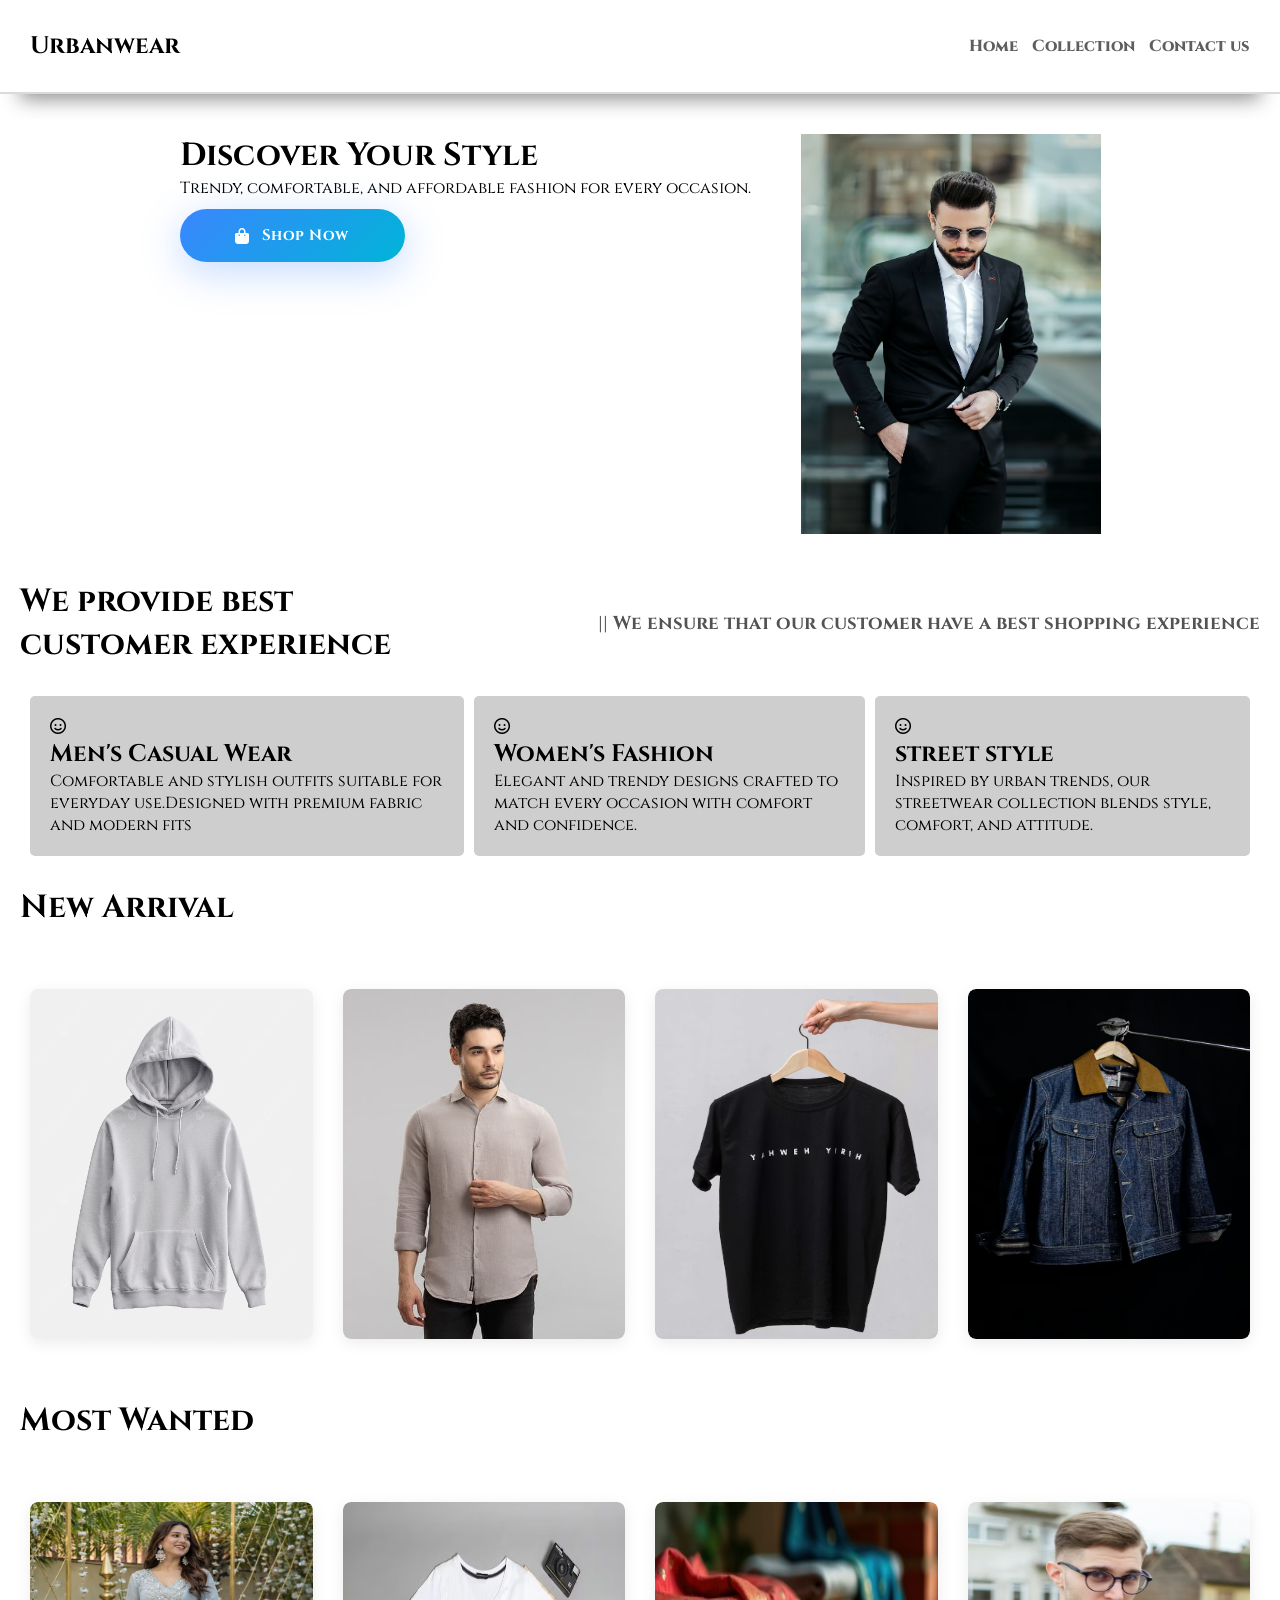
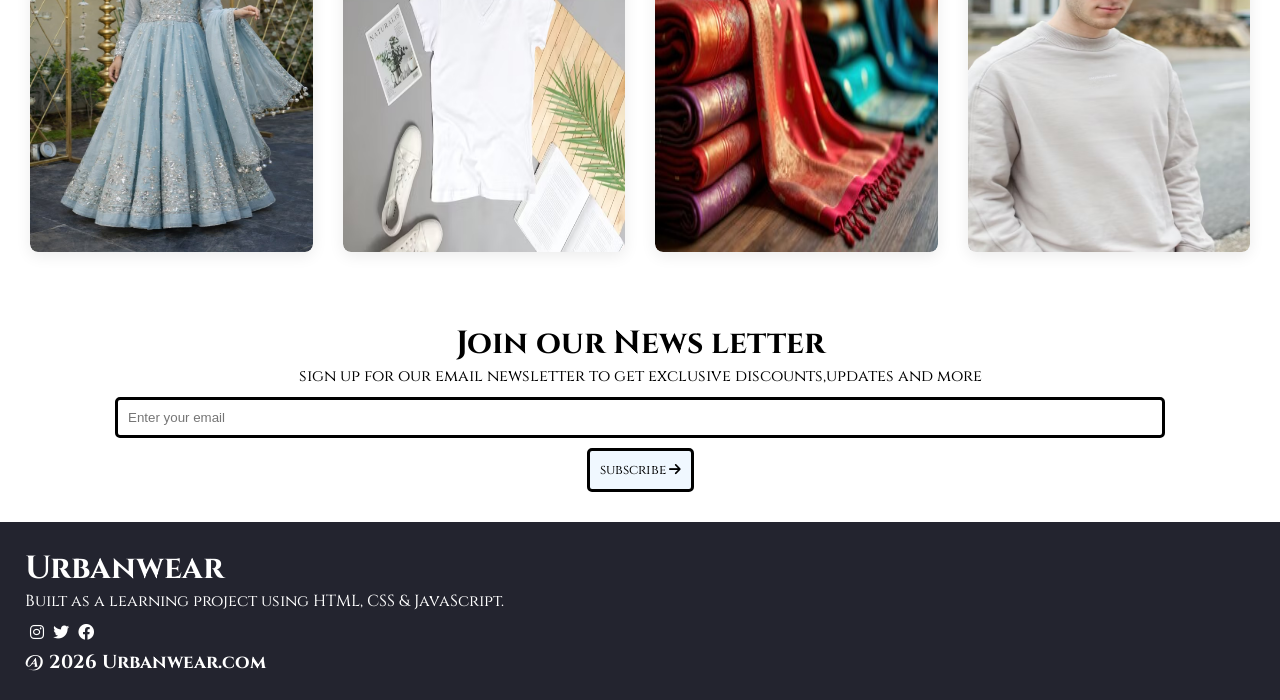
<file: index.html>
<!doctype html>
<html lang="en">
  <head>
    <meta charset="UTF-8" />
    <meta name="viewport" content="width=device-width, initial-scale=1.0" />
    <title>Urbanwear</title>

    <link rel="stylesheet" href="styles.css" />
    <link rel="stylesheet" href="https://cdnjs.cloudflare.com/ajax/libs/font-awesome/6.0.0/css/all.min.css"/>
    <link rel="preconnect" href="https://fonts.googleapis.com">
    <link rel="preconnect" href="https://fonts.gstatic.com" crossorigin>
    <link href="https://fonts.googleapis.com/css2?family=Cinzel:wght@400..900&display=swap" rel="stylesheet">
  
    </head>

  <body>
    <!--header-->
    <nav class="header">
      <div class="title">
        <h1>Urbanwear</h1>
      </div>

      <div class="others">
        <a href="index.html" class="nav-link">Home</a>
        <a href="collection.html" class="nav-link">Collection</a>
        <a href="contact.html" class="nav-link">Contact us</a> 
      </div>

      <div class="menu-icon">
        <i class="fa-solid fa-bars" onclick="openmenu()"></i>
      </div>
    </nav>

    <!--menu-->
    <div class="menu">
      <i class="fa-solid fa-xmark" onclick="closemenu()"></i>

      <h3><a href="index.html">Home</a></h3>
      <h3><a href="collection.html">Collection</a></h3>
      <h3><a href="contact.html">Contact us</a></h3>
    </div>

    <!--topic-->
    <div class="topic">
      <div class="order">
        <h1>Discover Your Style</h1>
        <p>Trendy, comfortable, and affordable fashion for every occasion.</p>
        <a href="collection.html" class="btn-wave-shine">
          <i class="fas fa-shopping-bag"></i>
          Shop Now
        </a>
      </div>

      <div class="fashion-img1">
        <img
          src="img/urbanwear.avif"
          alt="urbanwear fashion"
          width="300px"
          height="400px"
        />
      </div>
    </div>

    <!--service-->
    <div class="service">
      <div class="service-container1">
        <div>
          <h1>We provide best</h1>
          <h1>customer experience</h1>
        </div>

        <div>
          <h3>
            || We ensure that our customer have a best shopping experience
          </h3>
        </div>
      </div>

      <div class="service-container2">
        <div>
          <i class="fa-regular fa-face-smile"></i>
          <h2>Men's Casual Wear</h2>
          <p>
            Comfortable and stylish outfits suitable for everyday use.Designed
            with premium fabric and modern fits
          </p>
        </div>

        <div>
          <i class="fa-regular fa-face-smile"></i>
          <h2>Women's Fashion</h2>
          <p>
            Elegant and trendy designs crafted to match every occasion with
            comfort and confidence.
          </p>
        </div>

        <div>
          <i class="fa-regular fa-face-smile"></i>
          <h2>street style</h2>
          <p>
            Inspired by urban trends, our streetwear collection blends style,
            comfort, and attitude.
          </p>
        </div>
      </div>
    </div>

    <!--new arrival-->
    <div>
      <h1 class="section-heading">New Arrival</h1>
    </div>

    <div class="products">
      <div class="product-grid">
              <div class="product-card" tabindex="0">
                <div class="product-image">
                    <img src="img/Hoodie.png" alt="hoodie">
                    <div class="overlay" >
                        <a href="collection.html" class="shop-btn">
                            <i class="fas fa-shopping-bag"></i>
                            Shop Now
                        </a>
                    </div>
                </div>
              </div>


              <div class="product-card" tabindex="0">
                <div class="product-image">
                    <img src="img/Men’s Casual Linen Shirt.jpg" alt="men'Casual linen shirt">
                    <div class="overlay">
                        <a href="collection.html" class="shop-btn">
                            <i class="fas fa-shopping-bag"></i>
                            Shop Now
                        </a>
                    </div>
                </div>
            </div>

                <div class="product-card" tabindex="0">
                <div class="product-image">
                    <img src="img/black_t-shirt.avif" alt="black_t-shirt">
                    <div class="overlay">
                        <a href="collection.html" class="shop-btn">
                            <i class="fas fa-shopping-bag"></i>
                            Shop Now
                        </a>
                    </div>
                </div>
            </div>

            <div class="product-card" tabindex="0">
                <div class="product-image">
                    <img src="img/jacket.avif" alt="Jacket">
                    <div class="overlay">
                        <a href="collection.html" class="shop-btn">
                            <i class="fas fa-shopping-bag"></i>
                            Shop Now
                        </a>
                    </div>
                </div>
                </div>
            </div>
          </div>
    <!--most wanted-->
    <div>
      <h1 class="section-heading">Most Wanted</h1>
    </div>

     <div class="products">
      <div class="product-grid">
                <div class="product-card" tabindex="0">
                <div class="product-image">
                    <img src="img/Anarkali Gown.jpg" alt="Anarkali Gown">
                    <div class="overlay">
                        <a href="collection.html" class="shop-btn">
                            <i class="fas fa-shopping-bag"></i>
                            Shop Now
                        </a>
                    </div>
                </div>
            </div>


        <div class="product-card" tabindex="0">
                <div class="product-image">
                    <img src="img/white_t-shirt.avif" alt="white_t-shirt">
                    <div class="overlay">
                        <a href="collection.html" class="shop-btn">
                            <i class="fas fa-shopping-bag"></i>
                            Shop Now
                        </a>
                    </div>
                </div>
          </div>


        <div class="product-card" tabindex="0">
                <div class="product-image">
                    <img src="img/Traditional Silk Saree.jpg" alt="Traditional Silk Saree">
                    <div class="overlay">
                        <a href="collection.html" class="shop-btn">
                            <i class="fas fa-shopping-bag"></i>
                            Shop Now
                        </a>
                    </div>
                </div>
        </div>


        <div class="product-card" tabindex="0">
                <div class="product-image">
                    <img src="img/sweatshirt.avif" alt="sweatshirt">
                    <div class="overlay">
                        <a href="collection.html" class="shop-btn">
                            <i class="fas fa-shopping-bag"></i>
                            Shop Now
                        </a>
                    </div>
                </div>
            </div>
        </div>
      </div>

    <!--news-->
    <div class="news">
      <h1>Join our News letter</h1>
      <p>
        sign up for our email newsletter to get exclusive discounts,updates and
        more
      </p>

      <div>
        <input type="text" placeholder="Enter your email " />
      </div>

      <div class="news-button">
        <button>subscribe <i class="fa-solid fa-arrow-right"></i></button>
      </div>
    </div>

    <!--footer-->

    <div class="footer">
      <div class="footer-container">
        <h1>Urbanwear</h1>
        <p>Built as a learning project using HTML, CSS & JavaScript.</p>
      </div>

      <div class="footer-icon">
        <i class="fa-brands fa-instagram"></i>
        <i class="fa-brands fa-twitter"></i>
        <i class="fa-brands fa-facebook"></i>
      </div>

      <h3>@ 2026 Urbanwear.com</h3>
    </div>

    <script src="main.js"></script>

  </body>

</html>
</file>
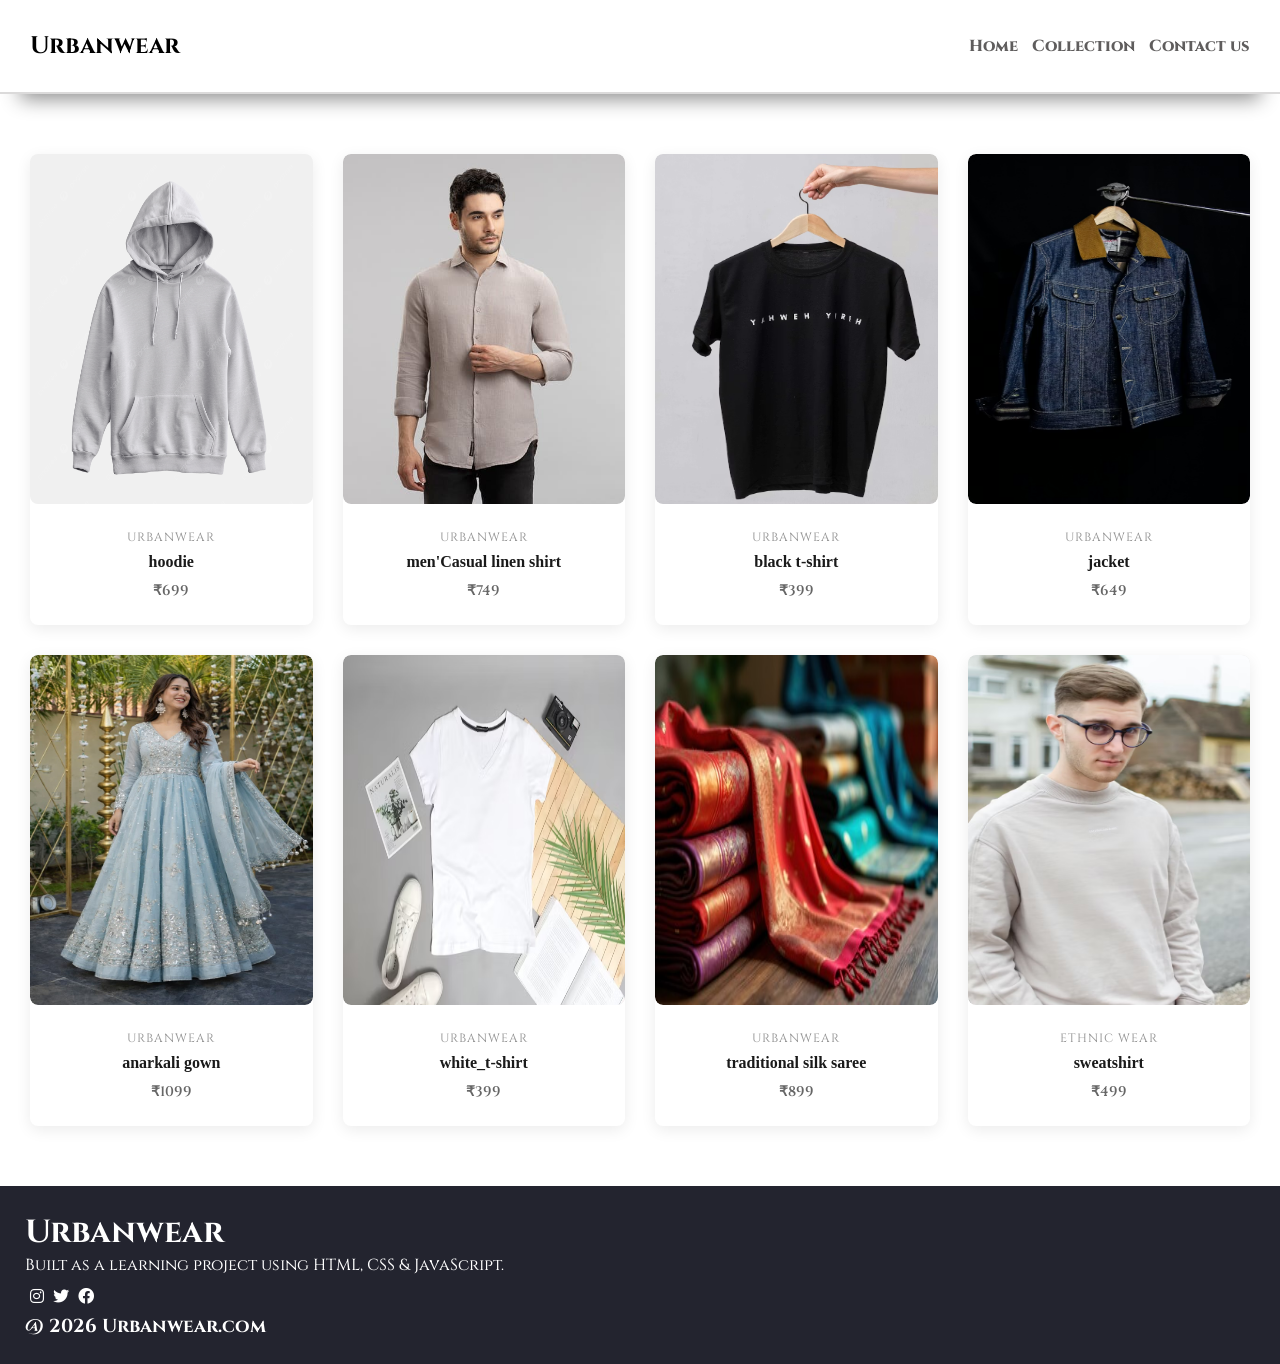
<file: collection.html>
<!doctype html>
<html lang="en">
  <head>
    <meta charset="UTF-8" />
    <meta name="viewport" content="width=device-width, initial-scale=1.0" />
    <title>Urbanwear</title>

    <link rel="stylesheet" href="styles.css" />
    <link
      rel="stylesheet"
      href="https://cdnjs.cloudflare.com/ajax/libs/font-awesome/6.0.0/css/all.min.css"/>
  
    <link rel="preconnect" href="https://fonts.googleapis.com">
    <link rel="preconnect" href="https://fonts.gstatic.com" crossorigin>
    <link href="https://fonts.googleapis.com/css2?family=Cinzel:wght@400..900&display=swap" rel="stylesheet">
  
    </head>

  <body>
    <!--header-->
    <nav class="header">
      <div class="title">
        <h1>Urbanwear</h1>
      </div>

      <div class="others">
        <a href="index.html" class="nav-link">Home</a>
        <a href="collection.html" class="nav-link">Collection</a>
        <a href="contact.html" class="nav-link">Contact us</a>
      </div>

      <div class="menu-icon">
        <i class="fa-solid fa-bars" onclick="openmenu()"></i>
      </div>
    </nav>

    <!--menu-->
    <div class="menu">
      <i class="fa-solid fa-xmark" onclick="closemenu()"></i>

      <h3><a href="index.html">Home</a></h3>
      <h3><a href="collection.html">Collection</a></h3>
      <h3><a href="contact.html">Contact us</a></h3>
    </div>

    <!--search bar-->
    <div class="search-bar">
      <input placeholder="search" type="search" id="search" />
      <i class="fa-solid fa-search"></i>
    </div>

    <!--product-section-->
    <div class="products">
      <div class="product-grid">
        <div class="product-card" tabindex="0">
                <div class="product-image">
                    <img src="img/Hoodie.png" alt="hoodie">
                    <div class="overlay" >
                        <a href="./Products/product1.html" class="shop-btn">
                            <i class="fas fa-shopping-bag"></i>
                            Shop Now
                        </a>
                    </div>
                </div>
                <div class="product-info">
                    <div class="product-category">URBANWEAR</div>
                    <div class="product-name">hoodie</div>
                    <div class="product-price">₹699</div>
                </div>
              </div>


              <div class="product-card" tabindex="0">
                <div class="product-image">
                    <img src="img/Men’s Casual Linen Shirt.jpg" alt="men'Casual linen shirt">
                    <div class="overlay">
                        <a href="./Products/product2.html" class="shop-btn">
                            <i class="fas fa-shopping-bag"></i>
                            Shop Now
                        </a>
                    </div>
                </div>
                <div class="product-info">
                    <div class="product-category">URBANWEAR</div>
                    <div class="product-name">men'Casual linen shirt</div>
                    <div class="product-price">₹749</div>
                </div>
              </div>

              <div class="product-card" tabindex="0">
                <div class="product-image">
                    <img src="img/black_t-shirt.avif" alt="black_t-shirt">
                    <div class="overlay">
                        <a href="./Products/product3.html" class="shop-btn">
                            <i class="fas fa-shopping-bag"></i>
                            Shop Now
                        </a>
                    </div>
                </div>
                <div class="product-info">
                    <div class="product-category">URBANWEAR</div>
                    <div class="product-name">black t-shirt</div>
                    <div class="product-price">₹399</div>
                </div>
            </div>

            <div class="product-card" tabindex="0">
                <div class="product-image">
                    <img src="img/jacket.avif" alt="Jacket">
                    <div class="overlay">
                        <a href="./Products/product4.html" class="shop-btn">
                            <i class="fas fa-shopping-bag"></i>
                            Shop Now
                        </a>
                    </div>
                </div>
                <div class="product-info">
                    <div class="product-category">URBANWEAR</div>
                    <div class="product-name">jacket</div>
                    <div class="product-price">₹649</div>
                </div>
                </div>

                <div class="product-card" tabindex="0">
                <div class="product-image">
                    <img src="img/Anarkali Gown.jpg" alt="Anarkali Gown">
                    <div class="overlay">
                        <a href="./Products/product5.html" class="shop-btn">
                            <i class="fas fa-shopping-bag"></i>
                            Shop Now
                        </a>
                    </div>
                </div>
                <div class="product-info">
                    <div class="product-category">URBANWEAR</div>
                    <div class="product-name">anarkali gown</div>
                    <div class="product-price">₹1099</div>
                </div>
            </div>


            <div class="product-card" tabindex="0">
                <div class="product-image">
                    <img src="img/white_t-shirt.avif" alt="white_t-shirt">
                    <div class="overlay">
                        <a href="./Products/product6.html" class="shop-btn">
                            <i class="fas fa-shopping-bag"></i>
                            Shop Now
                        </a>
                    </div>
                </div>
                <div class="product-info">
                    <div class="product-category">URBANWEAR</div>
                    <div class="product-name">white_t-shirt</div>
                    <div class="product-price">₹399</div>
                </div>
            </div>


            <div class="product-card" tabindex="0">
                <div class="product-image">
                    <img src="img/Traditional Silk Saree.jpg" alt="Traditional Silk Saree">
                    <div class="overlay">
                        <a href="./Products/product7.html" class="shop-btn">
                            <i class="fas fa-shopping-bag"></i>
                            Shop Now
                        </a>
                    </div>
                </div>
                <div class="product-info">
                    <div class="product-category">URBANWEAR</div>
                    <div class="product-name">traditional silk saree</div>
                    <div class="product-price">₹899</div>
                </div>
            </div>


            <div class="product-card" tabindex="0">
                <div class="product-image">
                    <img src="img/sweatshirt.avif" alt="sweatshirt">
                    <div class="overlay">
                        <a href="./Products/product8.html" class="shop-btn">
                            <i class="fas fa-shopping-bag"></i>
                            Shop Now
                        </a>
                    </div>
                </div>
                <div class="product-info">
                    <div class="product-category">ETHNIC WEAR</div>
                    <div class="product-name">sweatshirt</div>
                    <div class="product-price">₹499</div>
                </div>
            </div>
        </div>
      </div>


    <!--footer-->
    <div class="footer">
      <div class="footer-container">
        <h1>Urbanwear</h1>
        <p>Built as a learning project using HTML, CSS & JavaScript.</p>
      </div>

      <div class="footer-icon">
        <i class="fa-brands fa-instagram"></i>
        <i class="fa-brands fa-twitter"></i>
        <i class="fa-brands fa-facebook"></i>
      </div>

      <h3>@ 2026 Urbanwear.com</h3>
    </div>
    </div>
    <script src="collection.js"></script>
  </body>

</html>
</file>
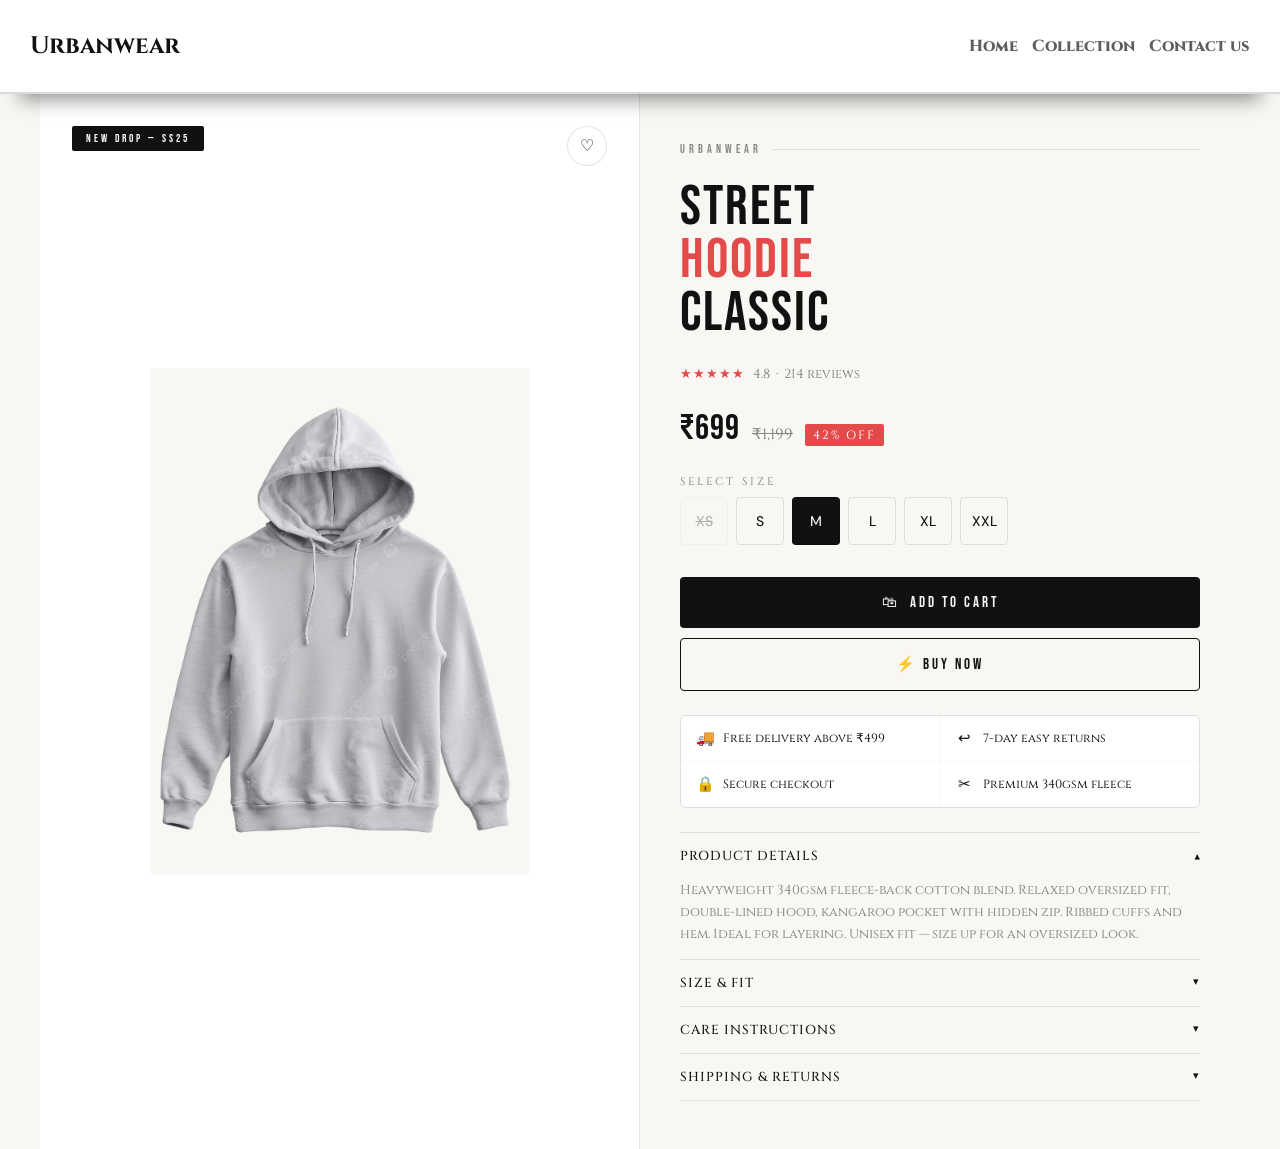
<file: Products/product1.html>
<!DOCTYPE html>
<html lang="en">
<head>
  <meta charset="UTF-8"/>
  <meta name="viewport" content="width=device-width, initial-scale=1.0"/>
  <title>Hoodie — URBANWEAR</title>
  <link rel="preconnect" href="https://fonts.googleapis.com"/>
  <link href="https://fonts.googleapis.com/css2?family=Bebas+Neue&family=DM+Sans:wght@300;400;500&display=swap" rel="stylesheet"/>
  <link href="https://fonts.googleapis.com/css2?family=Cinzel:wght@400..900&display=swap" rel="stylesheet">
  <link rel="stylesheet" href="https://cdnjs.cloudflare.com/ajax/libs/font-awesome/6.0.0/css/all.min.css"/>
  <link rel="stylesheet" href="products.css">
</head>
<body>

    <!--header-->
    <nav class="header">
      <div class="title">
        <h1>Urbanwear</h1>
      </div>

      <div class="others">
        <a href="../index.html" class="nav-link">Home</a>
        <a href="../collection.html" class="nav-link">Collection</a>
        <a href="../contact.html" class="nav-link">Contact us</a> 
      </div>

      <div class="menu-icon">
        <i class="fa-solid fa-bars" onclick="openmenu()"></i>
      </div>
    </nav>

    <!--menu-->
    <div class="menu">
      <i class="fa-solid fa-xmark" onclick="closemenu()"></i>

      <h3><a href="../index.html">Home</a></h3>
      <h3><a href="../collection.html">Collection</a></h3>
      <h3><a href="../contact.html">Contact us</a></h3>
    </div>

<div class="page">

  <!--Left: Gallery -->
  <div class="gallery">
    <span class="badge-tag">NEW DROP — SS25</span>
    <button class="btn-wish" onclick="toggleWish(this)" title="Wishlist">♡</button>

    <div class="main-img-wrap">
      <!-- Replace with your own image path e.g. img/Hoodie.png -->
      <img src="../img/Hoodie.png" alt="Urban Hoodie"/>
    </div>
  </div>

  <!-- Right: Details -->
  <div class="details">

    <div class="brand-line">
      <span class="brand-name">URBANWEAR</span>
      <span class="divider-sm"></span>
    </div>

    <div class="product-title">
      Street<br/><span>Hoodie</span><br/>Classic
    </div>

    <div class="rating-row">
      <span class="stars">★★★★★</span>
      <span class="rating-count">4.8 &nbsp;·&nbsp; 214 reviews</span>
    </div>

    <div class="price-row">
      <span class="price-main">₹699</span>
      <span class="price-old">₹1,199</span>
      <span class="price-save">42% OFF</span>
    </div>

    <!-- Size Selector -->
    <div>
      <div class="section-label">SELECT SIZE</div>
      <div class="size-grid">
        <button class="size-btn sold" disabled>XS</button>
        <button class="size-btn" onclick="selectSize(this)">S</button>
        <button class="size-btn active" onclick="selectSize(this)">M</button>
        <button class="size-btn" onclick="selectSize(this)">L</button>
        <button class="size-btn" onclick="selectSize(this)">XL</button>
        <button class="size-btn" onclick="selectSize(this)">XXL</button>
      </div>
    </div>

    <!-- CTA -->
    <div class="cta-stack">
      <button class="btn-primary" onclick="addToCart(this)">
        <span id="cartIcon">🛍</span>
        <span id="cartText">ADD TO CART</span>
      </button>
      <button class="btn-secondary">⚡ BUY NOW</button>
    </div>

    <!-- Perks -->
    <div class="perks">
      <div class="perk"><span class="perk-icon">🚚</span><span>Free delivery above ₹499</span></div>
      <div class="perk"><span class="perk-icon">↩</span><span>7-day easy returns</span></div>
      <div class="perk"><span class="perk-icon">🔒</span><span>Secure checkout</span></div>
      <div class="perk"><span class="perk-icon">✂</span><span>Premium 340gsm fleece</span></div>
    </div>

    <!-- Accordion -->
    <div class="accordion">
      <div class="acc-item open">
        <div class="acc-head" onclick="toggleAcc(this)">
          PRODUCT DETAILS <span class="acc-arrow">▾</span>
        </div>
        <div class="acc-body">
          Heavyweight 340gsm fleece-back cotton blend. Relaxed oversized fit,
          double-lined hood, kangaroo pocket with hidden zip. Ribbed cuffs and
          hem. Ideal for layering. Unisex fit — size up for an oversized look.
        </div>
      </div>
      <div class="acc-item">
        <div class="acc-head" onclick="toggleAcc(this)">
          SIZE &amp; FIT <span class="acc-arrow">▾</span>
        </div>
        <div class="acc-body">
          Model is 5'11" wearing size M. Chest: S=96cm, M=102cm, L=108cm,
          XL=114cm, XXL=120cm. Length: S=68cm, M=71cm, L=74cm, XL=77cm,
          XXL=80cm. Machine wash cold, hang dry.
        </div>
      </div>
      <div class="acc-item">
        <div class="acc-head" onclick="toggleAcc(this)">
          CARE INSTRUCTIONS <span class="acc-arrow">▾</span>
        </div>
        <div class="acc-body">
          Machine wash at 30°C. Do not tumble dry. Do not bleach. Iron on low
          heat. Wash inside out to preserve print. Do not dry clean.
        </div>
      </div>
      <div class="acc-item">
        <div class="acc-head" onclick="toggleAcc(this)">
          SHIPPING &amp; RETURNS <span class="acc-arrow">▾</span>
        </div>
        <div class="acc-body">
          Standard delivery: 3–5 business days. Express: 1–2 days (₹99 extra).
          Free returns within 7 days — item must be unused with original tags.
          COD available.
        </div>
      </div>
    </div>

  </div><!-- /details -->
</div><!-- /page -->

<script src="product.js"></script>

</body>
</html>
</file>
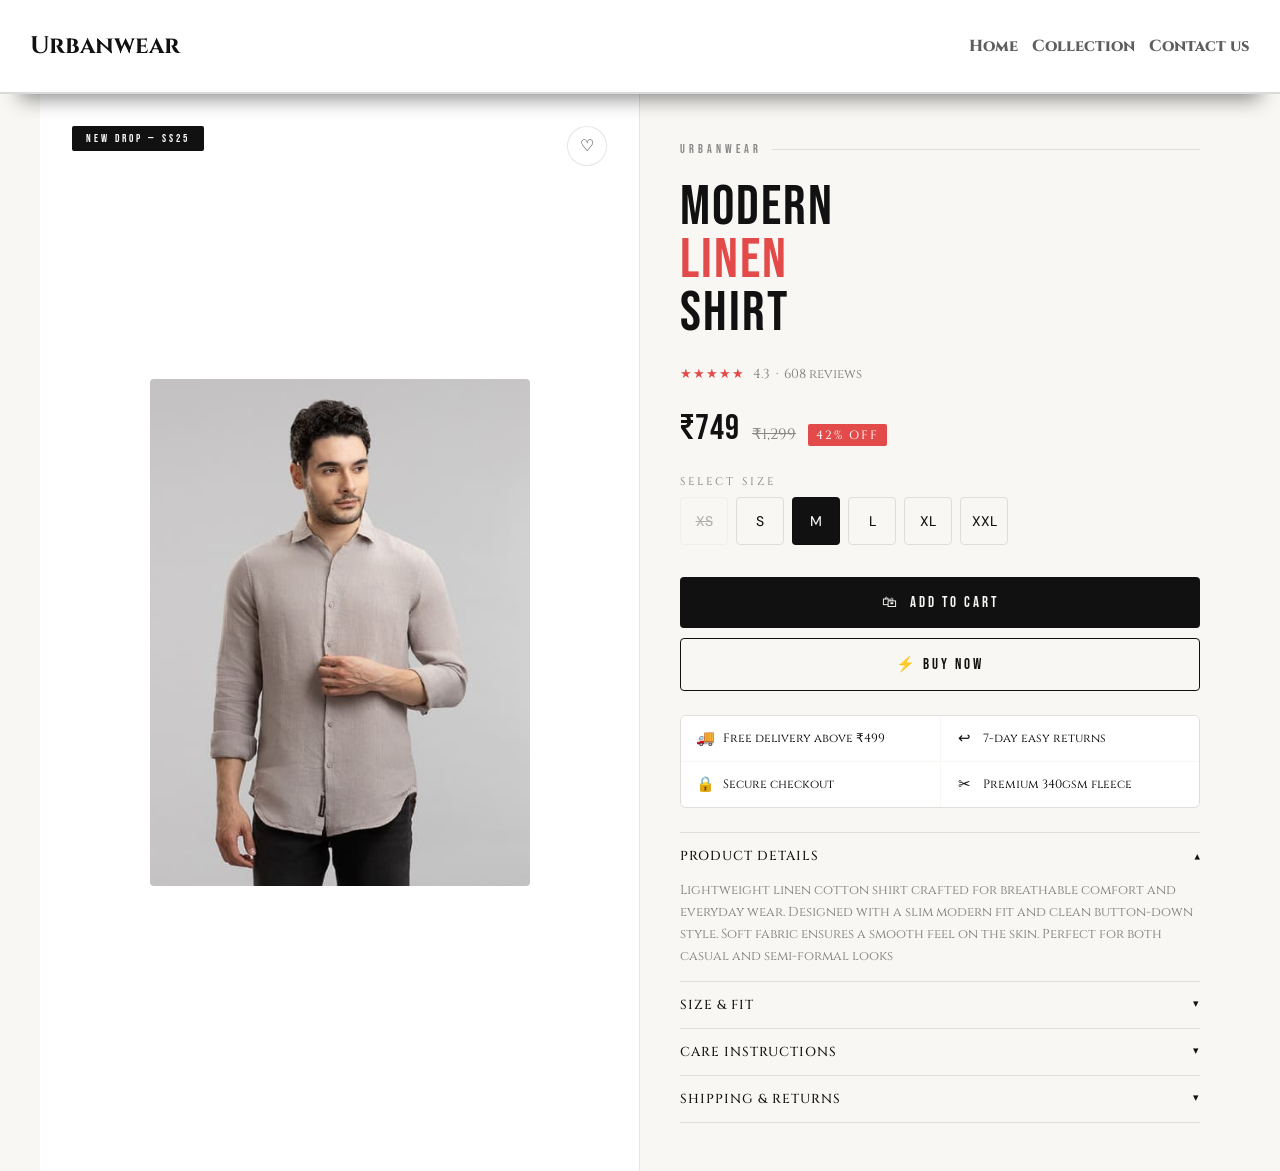
<file: Products/product2.html>
<!DOCTYPE html>
<html lang="en">
<head>
  <meta charset="UTF-8"/>
  <meta name="viewport" content="width=device-width, initial-scale=1.0"/>
  <title>Hoodie — URBANWEAR</title>
  <link rel="preconnect" href="https://fonts.googleapis.com"/>
  <link href="https://fonts.googleapis.com/css2?family=Bebas+Neue&family=DM+Sans:wght@300;400;500&display=swap" rel="stylesheet"/>
  <link href="https://fonts.googleapis.com/css2?family=Cinzel:wght@400..900&display=swap" rel="stylesheet">
  <link rel="stylesheet" href="https://cdnjs.cloudflare.com/ajax/libs/font-awesome/6.0.0/css/all.min.css"/>
  <link rel="stylesheet" href="products.css"/>
</head>
<body>

    <!--header-->
    <nav class="header">
      <div class="title">
        <h1>Urbanwear</h1>
      </div>

      <div class="others">
        <a href="../index.html" class="nav-link">Home</a>
        <a href="../collection.html" class="nav-link">Collection</a>
        <a href="../contact.html" class="nav-link">Contact us</a> 
      </div>

      <div class="menu-icon">
        <i class="fa-solid fa-bars" onclick="openmenu()"></i>
      </div>
    </nav>

    <!--menu-->
    <div class="menu">
      <i class="fa-solid fa-xmark" onclick="closemenu()"></i>

      <h3><a href="../index.html">Home</a></h3>
      <h3><a href="../collection.html">Collection</a></h3>
      <h3><a href="../contact.html">Contact us</a></h3>
    </div>

<div class="page">

  <!--Left: Gallery -->
  <div class="gallery">
    <span class="badge-tag">NEW DROP — SS25</span>
    <button class="btn-wish" onclick="toggleWish(this)" title="Wishlist">♡</button>

    <div class="main-img-wrap">
      <!-- Replace with your own image path e.g. img/Hoodie.png -->
      <img src="../img/Men’s Casual Linen Shirt.jpg" alt="Urban Hoodie"/>
    </div>
  </div>

  <!-- Right: Details -->
  <div class="details">

    <div class="brand-line">
      <span class="brand-name">URBANWEAR</span>
      <span class="divider-sm"></span>
    </div>

    <div class="product-title">
      Modern<br/><span>Linen</span><br/>Shirt
    </div>

    <div class="rating-row">
      <span class="stars">★★★★★</span>
      <span class="rating-count">4.3 &nbsp;·&nbsp; 608 reviews</span>
    </div>

    <div class="price-row">
      <span class="price-main">₹749</span>
      <span class="price-old">₹1,299</span>
      <span class="price-save">42% OFF</span>
    </div>

    <!-- Size Selector -->
    <div>
      <div class="section-label">SELECT SIZE</div>
      <div class="size-grid">
        <button class="size-btn sold" disabled>XS</button>
        <button class="size-btn" onclick="selectSize(this)">S</button>
        <button class="size-btn active" onclick="selectSize(this)">M</button>
        <button class="size-btn" onclick="selectSize(this)">L</button>
        <button class="size-btn" onclick="selectSize(this)">XL</button>
        <button class="size-btn" onclick="selectSize(this)">XXL</button>
      </div>
    </div>

    <!-- CTA -->
    <div class="cta-stack">
      <button class="btn-primary" onclick="addToCart(this)">
        <span id="cartIcon">🛍</span>
        <span id="cartText">ADD TO CART</span>
      </button>
      <button class="btn-secondary">⚡ BUY NOW</button>
    </div>

    <!-- Perks -->
    <div class="perks">
      <div class="perk"><span class="perk-icon">🚚</span><span>Free delivery above ₹499</span></div>
      <div class="perk"><span class="perk-icon">↩</span><span>7-day easy returns</span></div>
      <div class="perk"><span class="perk-icon">🔒</span><span>Secure checkout</span></div>
      <div class="perk"><span class="perk-icon">✂</span><span>Premium 340gsm fleece</span></div>
    </div>

    <!-- Accordion -->
    <div class="accordion">
      <div class="acc-item open">
        <div class="acc-head" onclick="toggleAcc(this)">
          PRODUCT DETAILS <span class="acc-arrow">▾</span>
        </div>
        <div class="acc-body">
          Lightweight linen cotton shirt crafted for breathable comfort and everyday wear.
          Designed with a slim modern fit and clean button-down style. Soft fabric ensures a smooth feel on the skin.
          Perfect for both casual and semi-formal looks
        </div>
      </div>
      <div class="acc-item">
        <div class="acc-head" onclick="toggleAcc(this)">
          SIZE &amp; FIT <span class="acc-arrow">▾</span>
        </div>
        <div class="acc-body">
          Slim fit design offering a sharp and tailored silhouette. Model is 5'11" wearing size M for reference. 
          Fits true to size for a structured look. Size up for a more relaxed or oversized fit.
        </div>
      </div>
      <div class="acc-item">
        <div class="acc-head" onclick="toggleAcc(this)">
          CARE INSTRUCTIONS <span class="acc-arrow">▾</span>
        </div>
        <div class="acc-body">
          Machine wash at 30°C with similar colors to maintain quality. Avoid bleach and harsh detergents.
           Do not tumble dry; hang dry for best results. Iron on low heat and wash inside out
        </div>
      </div>
      <div class="acc-item">
        <div class="acc-head" onclick="toggleAcc(this)">
          SHIPPING &amp; RETURNS <span class="acc-arrow">▾</span>
        </div>
        <div class="acc-body">
          Standard delivery: 3–5 business days. Express: 1–2 days (₹99 extra).
          Free returns within 7 days — item must be unused with original tags.
          COD available.
        </div>
      </div>
    </div>

  </div><!-- /details -->
</div><!-- /page -->

<script src="product.js"></script>

</body>
</html>
</file>
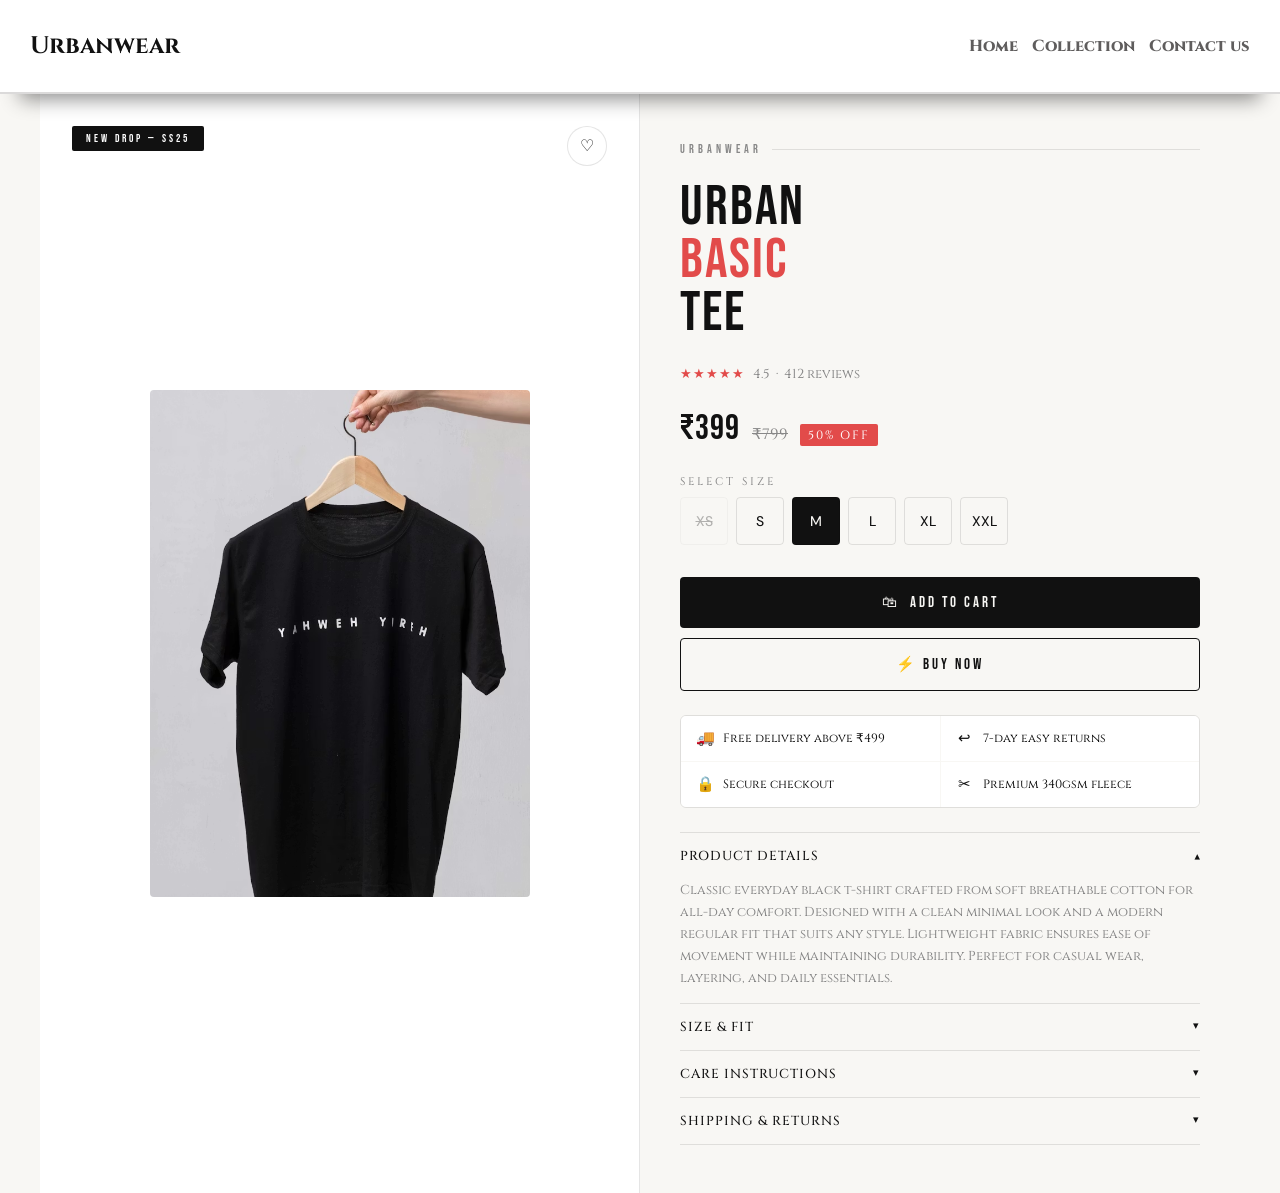
<file: Products/product3.html>
<!DOCTYPE html>
<html lang="en">
<head>
  <meta charset="UTF-8"/>
  <meta name="viewport" content="width=device-width, initial-scale=1.0"/>
  <title>Hoodie — URBANWEAR</title>
  <link rel="preconnect" href="https://fonts.googleapis.com"/>
  <link href="https://fonts.googleapis.com/css2?family=Bebas+Neue&family=DM+Sans:wght@300;400;500&display=swap" rel="stylesheet"/>
  <link href="https://fonts.googleapis.com/css2?family=Cinzel:wght@400..900&display=swap" rel="stylesheet">
  <link rel="stylesheet" href="https://cdnjs.cloudflare.com/ajax/libs/font-awesome/6.0.0/css/all.min.css"/>
  <link rel="stylesheet" href="products.css">
</head>
<body>

    <!--header-->
    <nav class="header">
      <div class="title">
        <h1>Urbanwear</h1>
      </div>

      <div class="others">
        <a href="../index.html" class="nav-link">Home</a>
        <a href="../collection.html" class="nav-link">Collection</a>
        <a href="../contact.html" class="nav-link">Contact us</a> 
      </div>

      <div class="menu-icon">
        <i class="fa-solid fa-bars" onclick="openmenu()"></i>
      </div>
    </nav>

    <!--menu-->
    <div class="menu">
      <i class="fa-solid fa-xmark" onclick="closemenu()"></i>

      <h3><a href="../index.html">Home</a></h3>
      <h3><a href="../collection.html">Collection</a></h3>
      <h3><a href="../contact.html">Contact us</a></h3>
    </div>

<div class="page">

  <!--Left: Gallery -->
  <div class="gallery">
    <span class="badge-tag">NEW DROP — SS25</span>
    <button class="btn-wish" onclick="toggleWish(this)" title="Wishlist">♡</button>

    <div class="main-img-wrap">
      <!-- Replace with your own image path e.g. img/Hoodie.png -->
      <img src="../img/black_t-shirt.avif" alt="Urban Hoodie"/>
    </div>
  </div>

  <!-- Right: Details -->
  <div class="details">

    <div class="brand-line">
      <span class="brand-name">URBANWEAR</span>
      <span class="divider-sm"></span>
    </div>

    <div class="product-title">
      Urban<br/><span>Basic</span><br/>Tee
    </div>

    <div class="rating-row">
      <span class="stars">★★★★★</span>
      <span class="rating-count">4.5 &nbsp;·&nbsp; 412 reviews</span>
    </div>

    <div class="price-row">
      <span class="price-main">₹399</span>
      <span class="price-old">₹799</span>
      <span class="price-save">50% OFF</span>
    </div>

    <!-- Size Selector -->
    <div>
      <div class="section-label">SELECT SIZE</div>
      <div class="size-grid">
        <button class="size-btn sold" disabled>XS</button>
        <button class="size-btn" onclick="selectSize(this)">S</button>
        <button class="size-btn active" onclick="selectSize(this)">M</button>
        <button class="size-btn" onclick="selectSize(this)">L</button>
        <button class="size-btn" onclick="selectSize(this)">XL</button>
        <button class="size-btn" onclick="selectSize(this)">XXL</button>
      </div>
    </div>

    <!-- CTA -->
    <div class="cta-stack">
      <button class="btn-primary" onclick="addToCart(this)">
        <span id="cartIcon">🛍</span>
        <span id="cartText">ADD TO CART</span>
      </button>
      <button class="btn-secondary">⚡ BUY NOW</button>
    </div>

    <!-- Perks -->
    <div class="perks">
      <div class="perk"><span class="perk-icon">🚚</span><span>Free delivery above ₹499</span></div>
      <div class="perk"><span class="perk-icon">↩</span><span>7-day easy returns</span></div>
      <div class="perk"><span class="perk-icon">🔒</span><span>Secure checkout</span></div>
      <div class="perk"><span class="perk-icon">✂</span><span>Premium 340gsm fleece</span></div>
    </div>

    <!-- Accordion -->
    <div class="accordion">
      <div class="acc-item open">
        <div class="acc-head" onclick="toggleAcc(this)">
          PRODUCT DETAILS <span class="acc-arrow">▾</span>
        </div>
        <div class="acc-body">
          Classic everyday black t-shirt crafted from soft breathable cotton for all-day comfort. 
          Designed with a clean minimal look and a modern regular fit that suits any style. 
          Lightweight fabric ensures ease of movement while maintaining durability. Perfect for casual wear, 
          layering, and daily essentials.
        </div>
      </div>
      <div class="acc-item">
        <div class="acc-head" onclick="toggleAcc(this)">
          SIZE &amp; FIT <span class="acc-arrow">▾</span>
        </div>
        <div class="acc-body">
          Regular fit design offering a comfortable and relaxed feel. 
          Model is 5'11" wearing size M for reference. Fits true to size for a standard look. 
          Size up if you prefer an oversized or loose fit.
        </div>
      </div>
      <div class="acc-item">
        <div class="acc-head" onclick="toggleAcc(this)">
          CARE INSTRUCTIONS <span class="acc-arrow">▾</span>
        </div>
        <div class="acc-body">
          Machine wash at 30°C. Do not tumble dry. Do not bleach. Iron on low
          heat. Wash inside out to preserve print. Do not dry clean.
        </div>
      </div>
      <div class="acc-item">
        <div class="acc-head" onclick="toggleAcc(this)">
          SHIPPING &amp; RETURNS <span class="acc-arrow">▾</span>
        </div>
        <div class="acc-body">
          Standard delivery: 3–5 business days. Express: 1–2 days (₹99 extra).
          Free returns within 7 days — item must be unused with original tags.
          COD available.
        </div>
      </div>
    </div>

  </div><!-- /details -->
</div><!-- /page -->

<script src="product.js"></script>

</body>
</html>
</file>
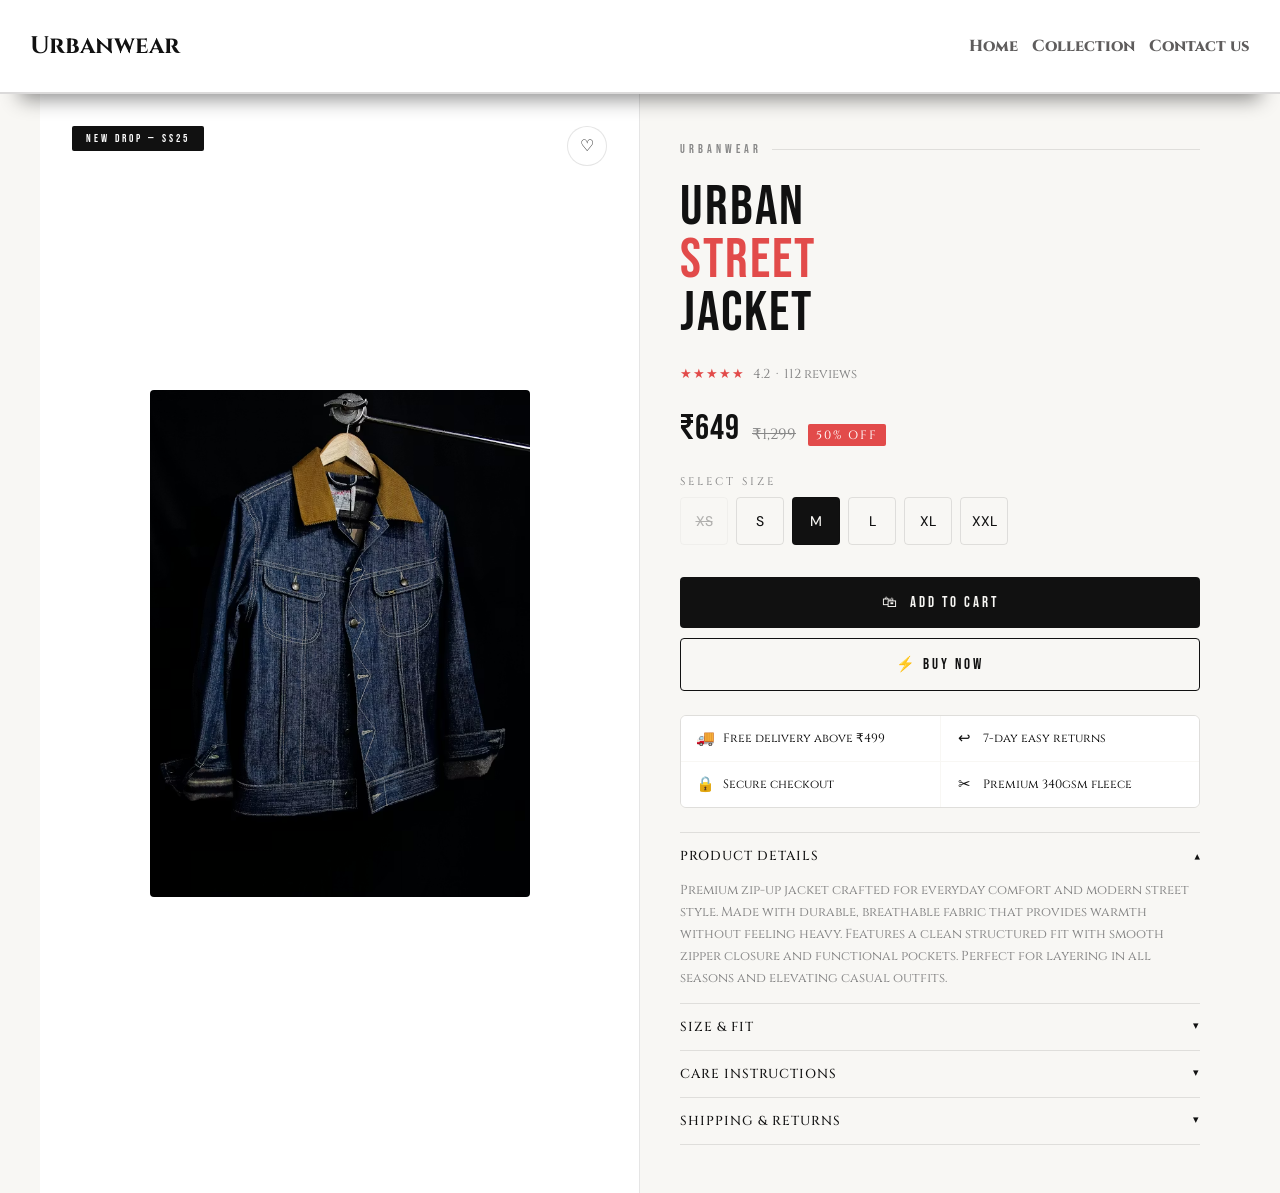
<file: Products/product4.html>
<!DOCTYPE html>
<html lang="en">
<head>
  <meta charset="UTF-8"/>
  <meta name="viewport" content="width=device-width, initial-scale=1.0"/>
  <title>Hoodie — URBANWEAR</title>
  <link rel="preconnect" href="https://fonts.googleapis.com"/>
  <link href="https://fonts.googleapis.com/css2?family=Bebas+Neue&family=DM+Sans:wght@300;400;500&display=swap" rel="stylesheet"/>
  <link href="https://fonts.googleapis.com/css2?family=Cinzel:wght@400..900&display=swap" rel="stylesheet">
  <link rel="stylesheet" href="https://cdnjs.cloudflare.com/ajax/libs/font-awesome/6.0.0/css/all.min.css"/>
  <link rel="stylesheet" href="products.css">
</head>
<body>

    <!--header-->
    <nav class="header">
      <div class="title">
        <h1>Urbanwear</h1>
      </div>

      <div class="others">
        <a href="../index.html" class="nav-link">Home</a>
        <a href="../collection.html" class="nav-link">Collection</a>
        <a href="../contact.html" class="nav-link">Contact us</a> 
      </div>

      <div class="menu-icon">
        <i class="fa-solid fa-bars" onclick="openmenu()"></i>
      </div>
    </nav>

    <!--menu-->
    <div class="menu">
      <i class="fa-solid fa-xmark" onclick="closemenu()"></i>

      <h3><a href="../index.html">Home</a></h3>
      <h3><a href="../collection.html">Collection</a></h3>
      <h3><a href="../contact.html">Contact us</a></h3>
    </div>

<div class="page">

  <!--Left: Gallery -->
  <div class="gallery">
    <span class="badge-tag">NEW DROP — SS25</span>
    <button class="btn-wish" onclick="toggleWish(this)" title="Wishlist">♡</button>

    <div class="main-img-wrap">
      <!-- Replace with your own image path e.g. img/Hoodie.png -->
      <img src="../img/jacket.avif" alt="Jacket"/>
    </div>
  </div>

  <!-- Right: Details -->
  <div class="details">

    <div class="brand-line">
      <span class="brand-name">URBANWEAR</span>
      <span class="divider-sm"></span>
    </div>

    <div class="product-title">
      Urban<br/><span>Street</span><br/>Jacket
    </div>

    <div class="rating-row">
      <span class="stars">★★★★★</span>
      <span class="rating-count">4.2 &nbsp;·&nbsp; 112 reviews</span>
    </div>

    <div class="price-row">
      <span class="price-main">₹649</span>
      <span class="price-old">₹1,299</span>
      <span class="price-save">50% OFF</span>
    </div>

    <!-- Size Selector -->
    <div>
      <div class="section-label">SELECT SIZE</div>
      <div class="size-grid">
        <button class="size-btn sold" disabled>XS</button>
        <button class="size-btn" onclick="selectSize(this)">S</button>
        <button class="size-btn active" onclick="selectSize(this)">M</button>
        <button class="size-btn" onclick="selectSize(this)">L</button>
        <button class="size-btn" onclick="selectSize(this)">XL</button>
        <button class="size-btn" onclick="selectSize(this)">XXL</button>
      </div>
    </div>

    <!-- CTA -->
    <div class="cta-stack">
      <button class="btn-primary" onclick="addToCart(this)">
        <span id="cartIcon">🛍</span>
        <span id="cartText">ADD TO CART</span>
      </button>
      <button class="btn-secondary">⚡ BUY NOW</button>
    </div>

    <!-- Perks -->
    <div class="perks">
      <div class="perk"><span class="perk-icon">🚚</span><span>Free delivery above ₹499</span></div>
      <div class="perk"><span class="perk-icon">↩</span><span>7-day easy returns</span></div>
      <div class="perk"><span class="perk-icon">🔒</span><span>Secure checkout</span></div>
      <div class="perk"><span class="perk-icon">✂</span><span>Premium 340gsm fleece</span></div>
    </div>

    <!-- Accordion -->
    <div class="accordion">
      <div class="acc-item open">
        <div class="acc-head" onclick="toggleAcc(this)">
          PRODUCT DETAILS <span class="acc-arrow">▾</span>
        </div>
        <div class="acc-body">
          Premium zip-up jacket crafted for everyday comfort and modern street style. 
          Made with durable, breathable fabric that provides warmth without feeling heavy. 
          Features a clean structured fit with smooth zipper closure and functional pockets. 
          Perfect for layering in all seasons and elevating casual outfits.
        </div>
      </div>
      <div class="acc-item">
        <div class="acc-head" onclick="toggleAcc(this)">
          SIZE &amp; FIT <span class="acc-arrow">▾</span>
        </div>
        <div class="acc-body">
          Regular fit design with a structured silhouette for a sharp look. Model is 5'11" wearing size M for reference. 
          Fits true to size for a comfortable fit. Size up for a relaxed or oversized style.
        </div>
      </div>
      <div class="acc-item">
        <div class="acc-head" onclick="toggleAcc(this)">
          CARE INSTRUCTIONS <span class="acc-arrow">▾</span>
        </div>
        <div class="acc-body">
          Machine wash at 30°C. Do not tumble dry. Do not bleach. Iron on low
          heat. Wash inside out to preserve print. Do not dry clean.
        </div>
      </div>
      <div class="acc-item">
        <div class="acc-head" onclick="toggleAcc(this)">
          SHIPPING &amp; RETURNS <span class="acc-arrow">▾</span>
        </div>
        <div class="acc-body">
          Standard delivery: 3–5 business days. Express: 1–2 days (₹99 extra).
          Free returns within 7 days — item must be unused with original tags.
          COD available.
        </div>
      </div>
    </div>

  </div><!-- /details -->
</div><!-- /page -->

<script src="product.js"></script>

</body>
</html>
</file>
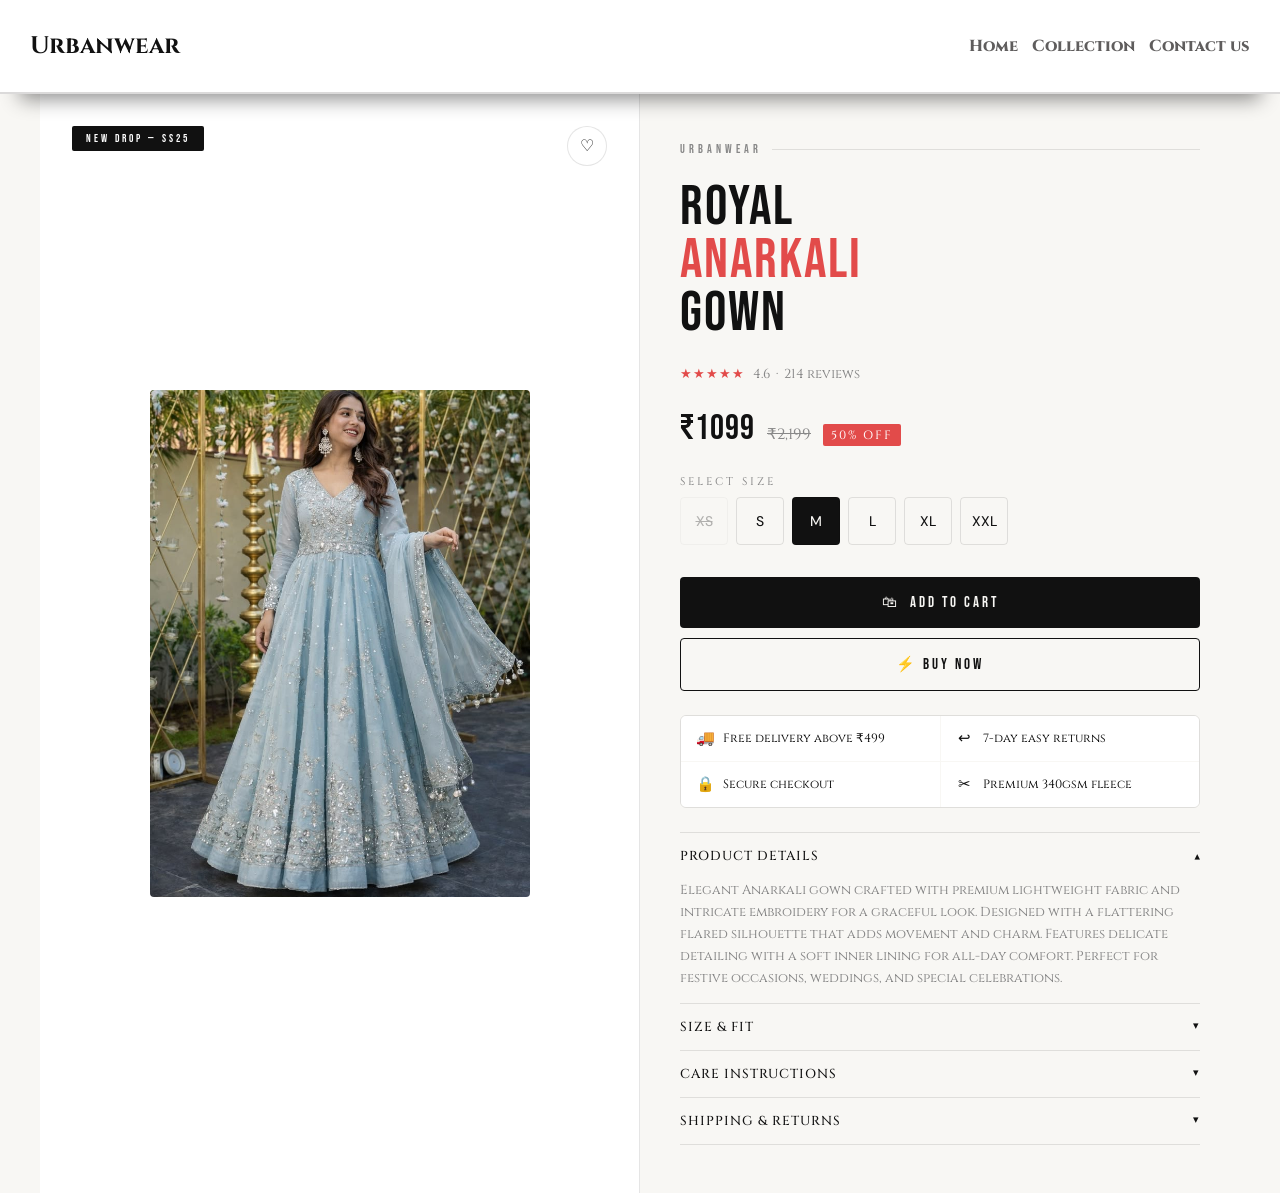
<file: Products/product5.html>
<!DOCTYPE html>
<html lang="en">
<head>
  <meta charset="UTF-8"/>
  <meta name="viewport" content="width=device-width, initial-scale=1.0"/>
  <title>Hoodie — URBANWEAR</title>
  <link rel="preconnect" href="https://fonts.googleapis.com"/>
  <link href="https://fonts.googleapis.com/css2?family=Bebas+Neue&family=DM+Sans:wght@300;400;500&display=swap" rel="stylesheet"/>
  <link href="https://fonts.googleapis.com/css2?family=Cinzel:wght@400..900&display=swap" rel="stylesheet">
  <link rel="stylesheet" href="https://cdnjs.cloudflare.com/ajax/libs/font-awesome/6.0.0/css/all.min.css"/>
  <link rel="stylesheet" href="products.css">
</head>
<body>

    <!--header-->
    <nav class="header">
      <div class="title">
        <h1>Urbanwear</h1>
      </div>

      <div class="others">
        <a href="../index.html" class="nav-link">Home</a>
        <a href="../collection.html" class="nav-link">Collection</a>
        <a href="../contact.html" class="nav-link">Contact us</a> 
      </div>

      <div class="menu-icon">
        <i class="fa-solid fa-bars" onclick="openmenu()"></i>
      </div>
    </nav>

    <!--menu-->
    <div class="menu">
      <i class="fa-solid fa-xmark" onclick="closemenu()"></i>

      <h3><a href="../index.html">Home</a></h3>
      <h3><a href="../collection.html">Collection</a></h3>
      <h3><a href="../contact.html">Contact us</a></h3>
    </div>

<div class="page">

  <!--Left: Gallery -->
  <div class="gallery">
    <span class="badge-tag">NEW DROP — SS25</span>
    <button class="btn-wish" onclick="toggleWish(this)" title="Wishlist">♡</button>

    <div class="main-img-wrap">
      <!-- Replace with your own image path e.g. img/Hoodie.png -->
      <img src="../img/Anarkali Gown.jpg" alt="Anarkali Gown"/>
    </div>
  </div>

  <!-- Right: Details -->
  <div class="details">

    <div class="brand-line">
      <span class="brand-name">URBANWEAR</span>
      <span class="divider-sm"></span>
    </div>

    <div class="product-title">
      Royal<br/><span>Anarkali</span><br/>Gown
    </div>

    <div class="rating-row">
      <span class="stars">★★★★★</span>
      <span class="rating-count">4.6 &nbsp;·&nbsp; 214 reviews</span>
    </div>

    <div class="price-row">
      <span class="price-main">₹1099</span>
      <span class="price-old">₹2,199</span>
      <span class="price-save">50% OFF</span>
    </div>

    <!-- Size Selector -->
    <div>
      <div class="section-label">SELECT SIZE</div>
      <div class="size-grid">
        <button class="size-btn sold" disabled>XS</button>
        <button class="size-btn" onclick="selectSize(this)">S</button>
        <button class="size-btn active" onclick="selectSize(this)">M</button>
        <button class="size-btn" onclick="selectSize(this)">L</button>
        <button class="size-btn" onclick="selectSize(this)">XL</button>
        <button class="size-btn" onclick="selectSize(this)">XXL</button>
      </div>
    </div>

    <!-- CTA -->
    <div class="cta-stack">
      <button class="btn-primary" onclick="addToCart(this)">
        <span id="cartIcon">🛍</span>
        <span id="cartText">ADD TO CART</span>
      </button>
      <button class="btn-secondary">⚡ BUY NOW</button>
    </div>

    <!-- Perks -->
    <div class="perks">
      <div class="perk"><span class="perk-icon">🚚</span><span>Free delivery above ₹499</span></div>
      <div class="perk"><span class="perk-icon">↩</span><span>7-day easy returns</span></div>
      <div class="perk"><span class="perk-icon">🔒</span><span>Secure checkout</span></div>
      <div class="perk"><span class="perk-icon">✂</span><span>Premium 340gsm fleece</span></div>
    </div>

    <!-- Accordion -->
    <div class="accordion">
      <div class="acc-item open">
        <div class="acc-head" onclick="toggleAcc(this)">
          PRODUCT DETAILS <span class="acc-arrow">▾</span>
        </div>
        <div class="acc-body">
          Elegant Anarkali gown crafted with premium lightweight fabric and intricate embroidery for a graceful look. 
          Designed with a flattering flared silhouette that adds movement and charm. Features delicate detailing with
          a soft inner lining for all-day comfort. Perfect for festive occasions, weddings, and special celebrations.
        </div>
      </div>
      <div class="acc-item">
        <div class="acc-head" onclick="toggleAcc(this)">
          SIZE &amp; FIT <span class="acc-arrow">▾</span>
        </div>
        <div class="acc-body">
          Anarkali fit designed to provide a flowy and elegant silhouette. Model is wearing size M for reference. 
          Fits true to size with a comfortable bust fit and flared bottom. Size up for a more relaxed and flowy feel.
        </div>
      </div>
      <div class="acc-item">
        <div class="acc-head" onclick="toggleAcc(this)">
          CARE INSTRUCTIONS <span class="acc-arrow">▾</span>
        </div>
        <div class="acc-body">
          Dry clean recommended to maintain fabric and embroidery quality. Avoid machine wash and harsh detergents.
           Store in a cool, dry place and iron on low heat if required. Handle with care to preserve detailing.
        </div>
      </div>
      <div class="acc-item">
        <div class="acc-head" onclick="toggleAcc(this)">
          SHIPPING &amp; RETURNS <span class="acc-arrow">▾</span>
        </div>
        <div class="acc-body">
          Standard delivery: 3–5 business days. Express: 1–2 days (₹99 extra).
          Free returns within 7 days — item must be unused with original tags.
          COD available.
        </div>
      </div>
    </div>

  </div><!-- /details -->
</div><!-- /page -->

<script src="product.js"></script>

</body>
</html>
</file>
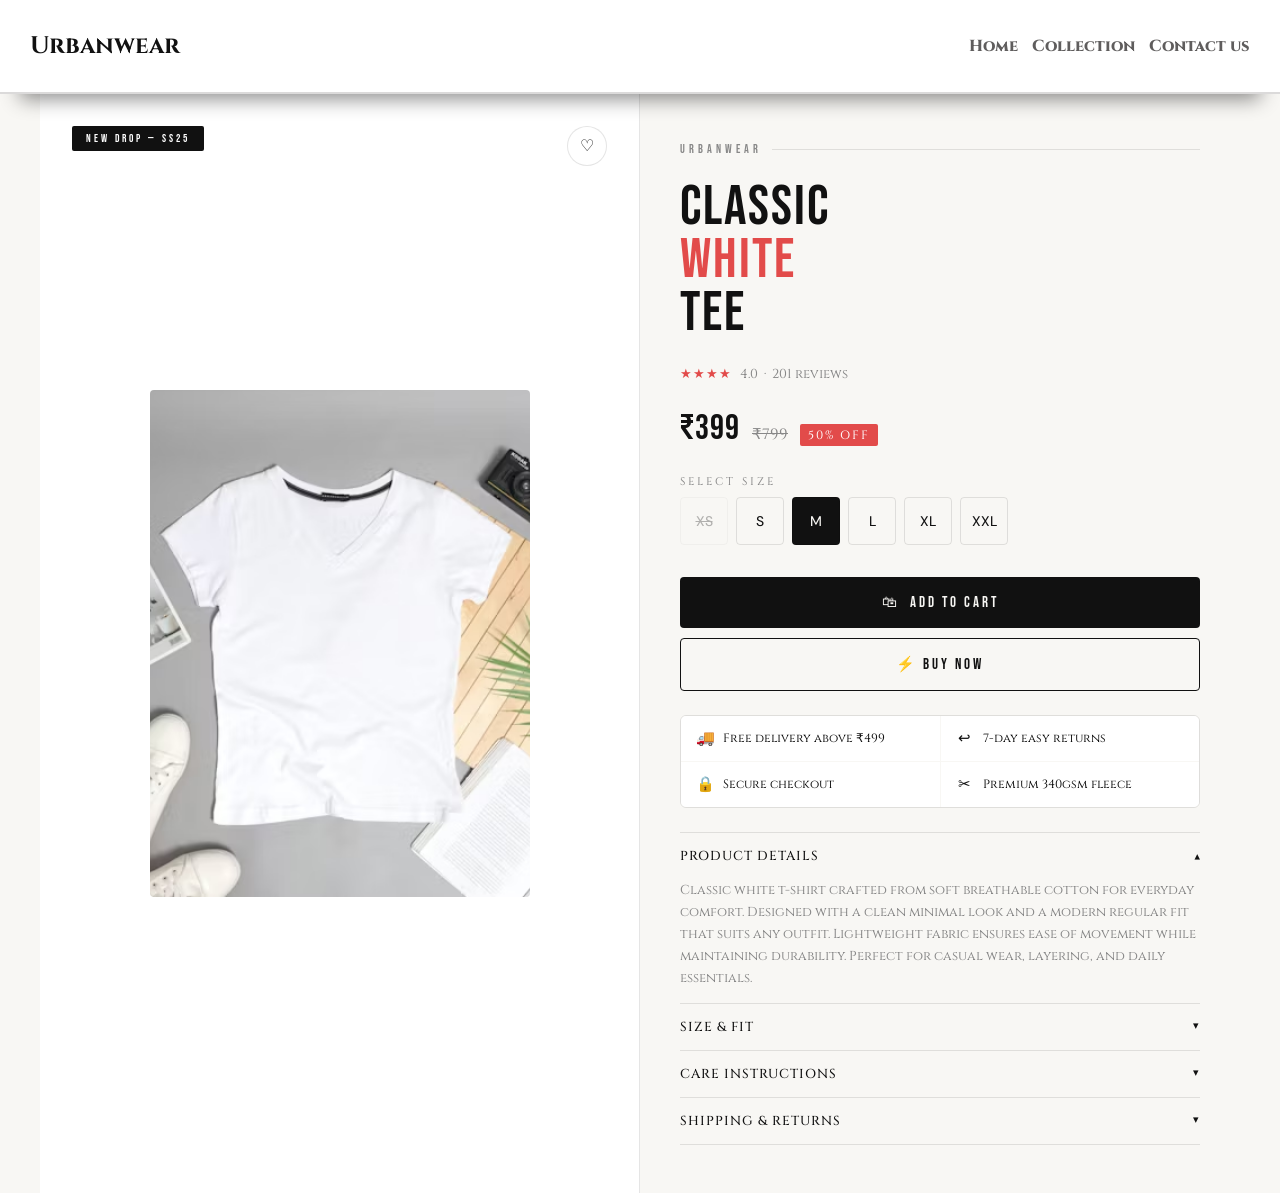
<file: Products/product6.html>
<!DOCTYPE html>
<html lang="en">
<head>
  <meta charset="UTF-8"/>
  <meta name="viewport" content="width=device-width, initial-scale=1.0"/>
  <title>Hoodie — URBANWEAR</title>
  <link rel="preconnect" href="https://fonts.googleapis.com"/>
  <link href="https://fonts.googleapis.com/css2?family=Bebas+Neue&family=DM+Sans:wght@300;400;500&display=swap" rel="stylesheet"/>
  <link href="https://fonts.googleapis.com/css2?family=Cinzel:wght@400..900&display=swap" rel="stylesheet">
  <link rel="stylesheet" href="https://cdnjs.cloudflare.com/ajax/libs/font-awesome/6.0.0/css/all.min.css"/>
  <link rel="stylesheet" href="products.css">
</head>
<body>

    <!--header-->
    <nav class="header">
      <div class="title">
        <h1>Urbanwear</h1>
      </div>

      <div class="others">
        <a href="../index.html" class="nav-link">Home</a>
        <a href="../collection.html" class="nav-link">Collection</a>
        <a href="../contact.html" class="nav-link">Contact us</a> 
      </div>

      <div class="menu-icon">
        <i class="fa-solid fa-bars" onclick="openmenu()"></i>
      </div>
    </nav>

    <!--menu-->
    <div class="menu">
      <i class="fa-solid fa-xmark" onclick="closemenu()"></i>

      <h3><a href="../index.html">Home</a></h3>
      <h3><a href="../collection.html">Collection</a></h3>
      <h3><a href="../contact.html">Contact us</a></h3>
    </div>

<div class="page">

  <!--Left: Gallery -->
  <div class="gallery">
    <span class="badge-tag">NEW DROP — SS25</span>
    <button class="btn-wish" onclick="toggleWish(this)" title="Wishlist">♡</button>

    <div class="main-img-wrap">
      <!-- Replace with your own image path e.g. img/Hoodie.png -->
      <img src="../img/white_t-shirt.avif" alt="Urban White Tee"/>
    </div>
  </div>

  <!-- Right: Details -->
  <div class="details">

    <div class="brand-line">
      <span class="brand-name">URBANWEAR</span>
      <span class="divider-sm"></span>
    </div>

    <div class="product-title">
      Classic<br/><span>white</span><br/>tee
    </div>

    <div class="rating-row">
      <span class="stars">★★★★</span>
      <span class="rating-count">4.0 &nbsp;·&nbsp; 201 reviews</span>
    </div>

    <div class="price-row">
      <span class="price-main">₹399</span>
      <span class="price-old">₹799</span>
      <span class="price-save">50% OFF</span>
    </div>

    <!-- Size Selector -->
    <div>
      <div class="section-label">SELECT SIZE</div>
      <div class="size-grid">
        <button class="size-btn sold" disabled>XS</button>
        <button class="size-btn" onclick="selectSize(this)">S</button>
        <button class="size-btn active" onclick="selectSize(this)">M</button>
        <button class="size-btn" onclick="selectSize(this)">L</button>
        <button class="size-btn" onclick="selectSize(this)">XL</button>
        <button class="size-btn" onclick="selectSize(this)">XXL</button>
      </div>
    </div>

    <!-- CTA -->
    <div class="cta-stack">
      <button class="btn-primary" onclick="addToCart(this)">
        <span id="cartIcon">🛍</span>
        <span id="cartText">ADD TO CART</span>
      </button>
      <button class="btn-secondary">⚡ BUY NOW</button>
    </div>

    <!-- Perks -->
    <div class="perks">
      <div class="perk"><span class="perk-icon">🚚</span><span>Free delivery above ₹499</span></div>
      <div class="perk"><span class="perk-icon">↩</span><span>7-day easy returns</span></div>
      <div class="perk"><span class="perk-icon">🔒</span><span>Secure checkout</span></div>
      <div class="perk"><span class="perk-icon">✂</span><span>Premium 340gsm fleece</span></div>
    </div>

    <!-- Accordion -->
    <div class="accordion">
      <div class="acc-item open">
        <div class="acc-head" onclick="toggleAcc(this)">
          PRODUCT DETAILS <span class="acc-arrow">▾</span>
        </div>
        <div class="acc-body">
          Classic white t-shirt crafted from soft breathable cotton for everyday comfort. 
          Designed with a clean minimal look and a modern regular fit that suits any outfit. 
          Lightweight fabric ensures ease of movement while maintaining durability. Perfect for casual wear, 
          layering, and daily essentials.
        </div>
      </div>
      <div class="acc-item">
        <div class="acc-head" onclick="toggleAcc(this)">
          SIZE &amp; FIT <span class="acc-arrow">▾</span>
        </div>
        <div class="acc-body">
          Regular fit design offering a comfortable and relaxed feel. Model is 5'11" wearing size M for reference. 
          Fits true to size for a standard look. Size up for a more relaxed or oversized fit
        </div>
      </div>
      <div class="acc-item">
        <div class="acc-head" onclick="toggleAcc(this)">
          CARE INSTRUCTIONS <span class="acc-arrow">▾</span>
        </div>
        <div class="acc-body">
          Machine wash at 30°C. Do not tumble dry. Do not bleach. Iron on low
          heat. Wash inside out to preserve print. Do not dry clean.
        </div>
      </div>
      <div class="acc-item">
        <div class="acc-head" onclick="toggleAcc(this)">
          SHIPPING &amp; RETURNS <span class="acc-arrow">▾</span>
        </div>
        <div class="acc-body">
          Standard delivery: 3–5 business days. Express: 1–2 days (₹99 extra).
          Free returns within 7 days — item must be unused with original tags.
          COD available.
        </div>
      </div>
    </div>

  </div><!-- /details -->
</div><!-- /page -->

<script src="product.js"></script>

</body>
</html>
</file>
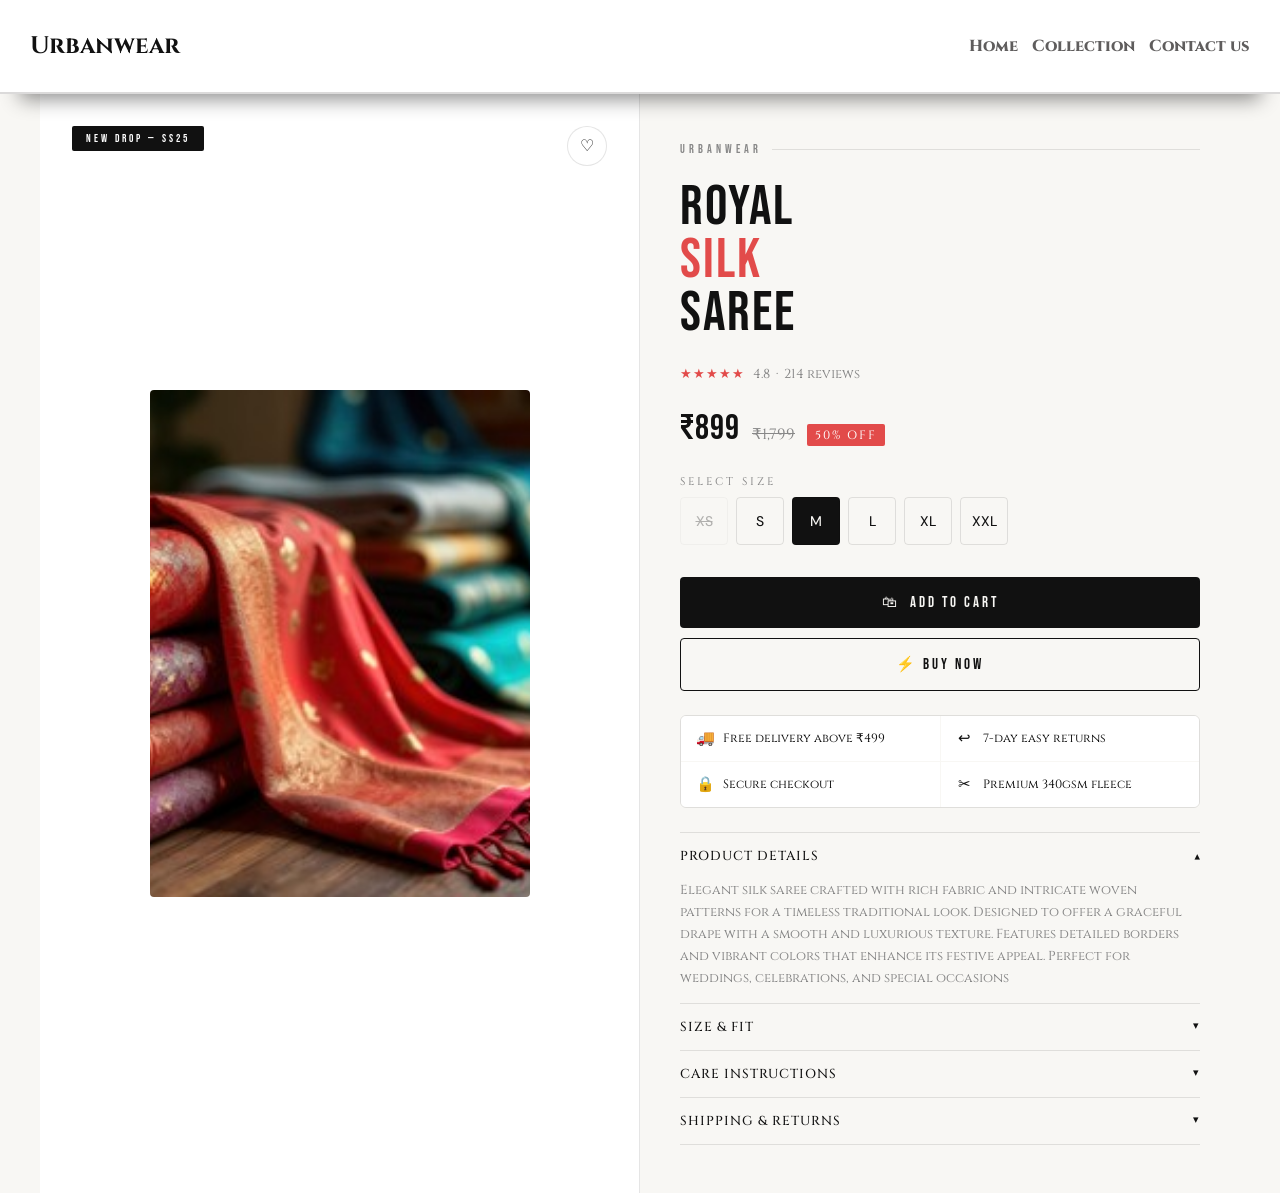
<file: Products/product7.html>
<!DOCTYPE html>
<html lang="en">
<head>
  <meta charset="UTF-8"/>
  <meta name="viewport" content="width=device-width, initial-scale=1.0"/>
  <title>Hoodie — URBANWEAR</title>
  <link rel="preconnect" href="https://fonts.googleapis.com"/>
  <link href="https://fonts.googleapis.com/css2?family=Bebas+Neue&family=DM+Sans:wght@300;400;500&display=swap" rel="stylesheet"/>
  <link href="https://fonts.googleapis.com/css2?family=Cinzel:wght@400..900&display=swap" rel="stylesheet">
  <link rel="stylesheet" href="https://cdnjs.cloudflare.com/ajax/libs/font-awesome/6.0.0/css/all.min.css"/>
  <link rel="stylesheet" href="products.css">
</head>
<body>

    <!--header-->
    <nav class="header">
      <div class="title">
        <h1>Urbanwear</h1>
      </div>

      <div class="others">
        <a href="../index.html" class="nav-link">Home</a>
        <a href="../collection.html" class="nav-link">Collection</a>
        <a href="../contact.html" class="nav-link">Contact us</a> 
      </div>

      <div class="menu-icon">
        <i class="fa-solid fa-bars" onclick="openmenu()"></i>
      </div>
    </nav>

    <!--menu-->
    <div class="menu">
      <i class="fa-solid fa-xmark" onclick="closemenu()"></i>

      <h3><a href="../index.html">Home</a></h3>
      <h3><a href="../collection.html">Collection</a></h3>
      <h3><a href="../contact.html">Contact us</a></h3>
    </div>

<div class="page">

  <!--Left: Gallery -->
  <div class="gallery">
    <span class="badge-tag">NEW DROP — SS25</span>
    <button class="btn-wish" onclick="toggleWish(this)" title="Wishlist">♡</button>

    <div class="main-img-wrap">
      <!-- Replace with your own image path e.g. img/Hoodie.png -->
      <img src="../img/Traditional Silk Saree.jpg" alt="traditional silk Saree"/>
    </div>
  </div>

  <!-- Right: Details -->
  <div class="details">

    <div class="brand-line">
      <span class="brand-name">URBANWEAR</span>
      <span class="divider-sm"></span>
    </div>

    <div class="product-title">
        Royal<br/><span>silk</span><br/>Saree
    </div>

    <div class="rating-row">
      <span class="stars">★★★★★</span>
      <span class="rating-count">4.8 &nbsp;·&nbsp; 214 reviews</span>
    </div>

    <div class="price-row">
      <span class="price-main">₹899</span>
      <span class="price-old">₹1,799</span>
      <span class="price-save">50% OFF</span>
    </div>

    <!-- Size Selector -->
    <div>
      <div class="section-label">SELECT SIZE</div>
      <div class="size-grid">
        <button class="size-btn sold" disabled>XS</button>
        <button class="size-btn" onclick="selectSize(this)">S</button>
        <button class="size-btn active" onclick="selectSize(this)">M</button>
        <button class="size-btn" onclick="selectSize(this)">L</button>
        <button class="size-btn" onclick="selectSize(this)">XL</button>
        <button class="size-btn" onclick="selectSize(this)">XXL</button>
      </div>
    </div>

    <!-- CTA -->
    <div class="cta-stack">
      <button class="btn-primary" onclick="addToCart(this)">
        <span id="cartIcon">🛍</span>
        <span id="cartText">ADD TO CART</span>
      </button>
      <button class="btn-secondary">⚡ BUY NOW</button>
    </div>

    <!-- Perks -->
    <div class="perks">
      <div class="perk"><span class="perk-icon">🚚</span><span>Free delivery above ₹499</span></div>
      <div class="perk"><span class="perk-icon">↩</span><span>7-day easy returns</span></div>
      <div class="perk"><span class="perk-icon">🔒</span><span>Secure checkout</span></div>
      <div class="perk"><span class="perk-icon">✂</span><span>Premium 340gsm fleece</span></div>
    </div>

    <!-- Accordion -->
    <div class="accordion">
      <div class="acc-item open">
        <div class="acc-head" onclick="toggleAcc(this)">
          PRODUCT DETAILS <span class="acc-arrow">▾</span>
        </div>
        <div class="acc-body">
          Elegant silk saree crafted with rich fabric and 
          intricate woven patterns for a timeless traditional look. Designed to offer a graceful drape with a smooth and
          luxurious texture. Features detailed borders and vibrant colors that enhance its festive appeal. 
          Perfect for weddings, celebrations, and special occasions
        </div>
      </div>
      <div class="acc-item">
        <div class="acc-head" onclick="toggleAcc(this)">
          SIZE &amp; FIT <span class="acc-arrow">▾</span>
        </div>
        <div class="acc-body">
          Free size saree designed to suit all body types with a comfortable drape. Comes with a matching unstitched blouse piece. 
          Length provides full coverage with an elegant fall. Easy to style in both traditional and modern draping styles.
        </div>
      </div>
      <div class="acc-item">
        <div class="acc-head" onclick="toggleAcc(this)">
          CARE INSTRUCTIONS <span class="acc-arrow">▾</span>
        </div>
        <div class="acc-body">
          Machine wash at 30°C. Do not tumble dry. Do not bleach. Iron on low
          heat. Wash inside out to preserve print. Do not dry clean.
        </div>
      </div>
      <div class="acc-item">
        <div class="acc-head" onclick="toggleAcc(this)">
          SHIPPING &amp; RETURNS <span class="acc-arrow">▾</span>
        </div>
        <div class="acc-body">
          Standard delivery: 3–5 business days. Express: 1–2 days (₹99 extra).
          Free returns within 7 days — item must be unused with original tags.
          COD available.
        </div>
      </div>
    </div>

  </div><!-- /details -->
</div><!-- /page -->

<script src="product.js"></script>

</body>
</html>
</file>
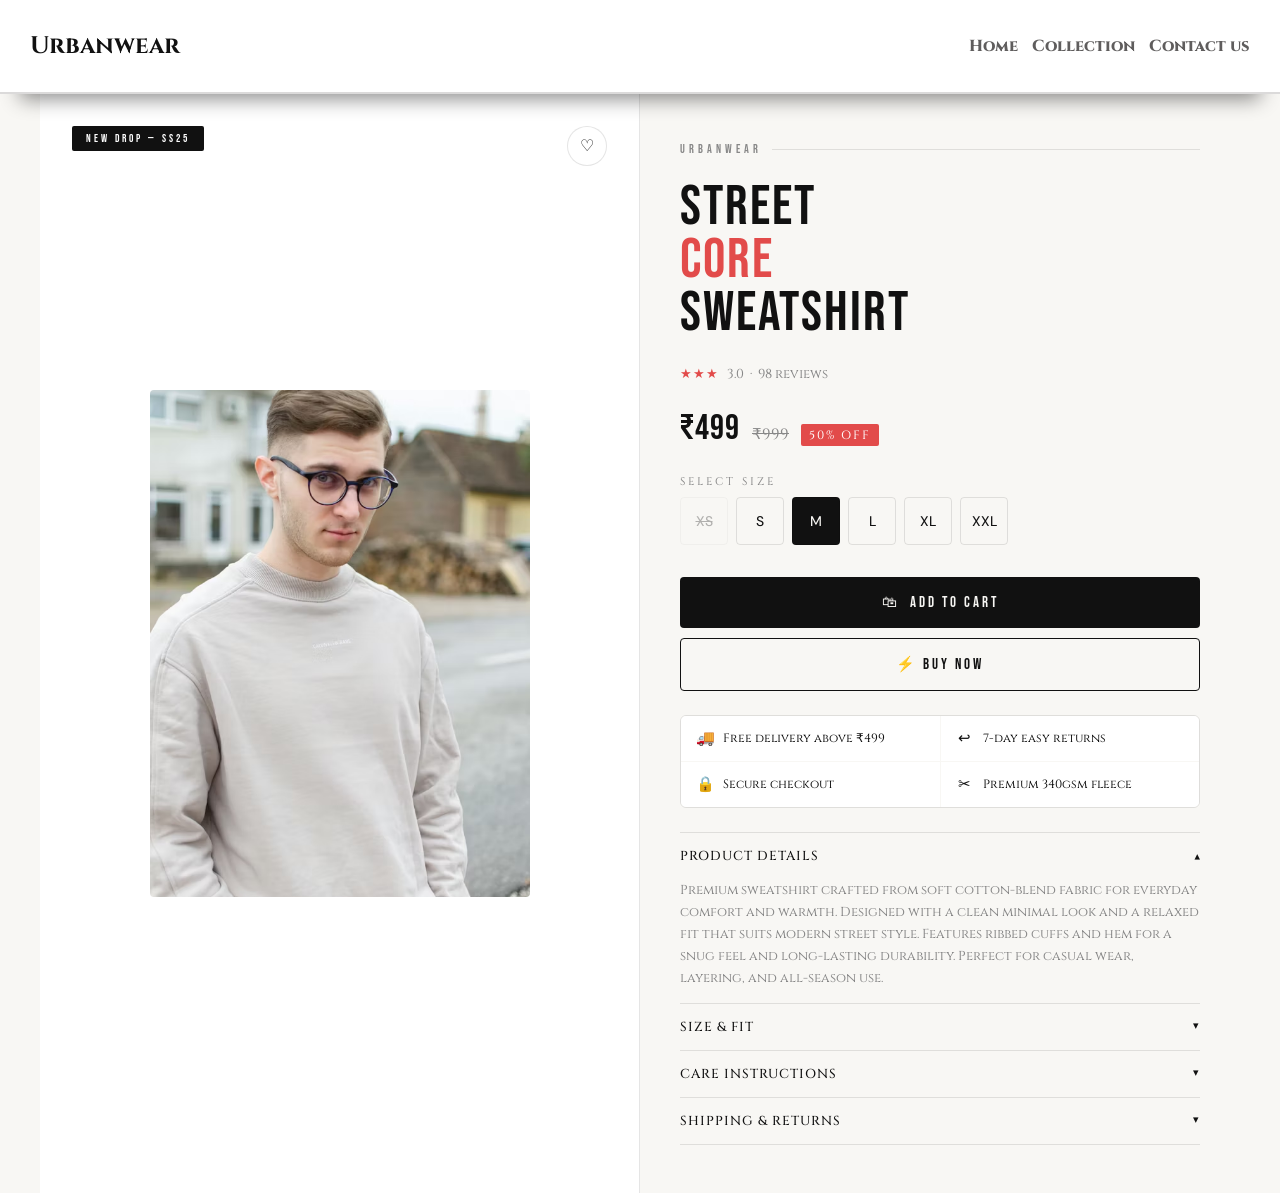
<file: Products/product8.html>
<!DOCTYPE html>
<html lang="en">
<head>
  <meta charset="UTF-8"/>
  <meta name="viewport" content="width=device-width, initial-scale=1.0"/>
  <title>Hoodie — URBANWEAR</title>
  <link rel="preconnect" href="https://fonts.googleapis.com"/>
  <link href="https://fonts.googleapis.com/css2?family=Bebas+Neue&family=DM+Sans:wght@300;400;500&display=swap" rel="stylesheet"/>
  <link href="https://fonts.googleapis.com/css2?family=Cinzel:wght@400..900&display=swap" rel="stylesheet">
  <link rel="stylesheet" href="https://cdnjs.cloudflare.com/ajax/libs/font-awesome/6.0.0/css/all.min.css"/>
  <link rel="stylesheet" href="products.css">
</head>
<body>

    <!--header-->
    <nav class="header">
      <div class="title">
        <h1>Urbanwear</h1>
      </div>

      <div class="others">
        <a href="../index.html" class="nav-link">Home</a>
        <a href="../collection.html" class="nav-link">Collection</a>
        <a href="../contact.html" class="nav-link">Contact us</a> 
      </div>

      <div class="menu-icon">
        <i class="fa-solid fa-bars" onclick="openmenu()"></i>
      </div>
    </nav>

    <!--menu-->
    <div class="menu">
      <i class="fa-solid fa-xmark" onclick="closemenu()"></i>

      <h3><a href="../index.html">Home</a></h3>
      <h3><a href="../collection.html">Collection</a></h3>
      <h3><a href="../contact.html">Contact us</a></h3>
    </div>

<div class="page">

  <!--Left: Gallery -->
  <div class="gallery">
    <span class="badge-tag">NEW DROP — SS25</span>
    <button class="btn-wish" onclick="toggleWish(this)" title="Wishlist">♡</button>

    <div class="main-img-wrap">
      <!-- Replace with your own image path e.g. img/Hoodie.png -->
      <img src="../img/sweatshirt.avif" alt="sweatshirt"/>
    </div>
  </div>

  <!-- Right: Details -->
  <div class="details">

    <div class="brand-line">
      <span class="brand-name">URBANWEAR</span>
      <span class="divider-sm"></span>
    </div>

    <div class="product-title">
      Street<br/><span>core</span><br/>Sweatshirt
    </div>

    <div class="rating-row">
      <span class="stars">★★★</span>
      <span class="rating-count">3.0 &nbsp;·&nbsp; 98 reviews</span>
    </div>

    <div class="price-row">
      <span class="price-main">₹499</span>
      <span class="price-old">₹999</span>
      <span class="price-save">50% OFF</span>
    </div>

    <!-- Size Selector -->
    <div>
      <div class="section-label">SELECT SIZE</div>
      <div class="size-grid">
        <button class="size-btn sold" disabled>XS</button>
        <button class="size-btn" onclick="selectSize(this)">S</button>
        <button class="size-btn active" onclick="selectSize(this)">M</button>
        <button class="size-btn" onclick="selectSize(this)">L</button>
        <button class="size-btn" onclick="selectSize(this)">XL</button>
        <button class="size-btn" onclick="selectSize(this)">XXL</button>
      </div>
    </div>

    <!-- CTA -->
    <div class="cta-stack">
      <button class="btn-primary" onclick="addToCart(this)">
        <span id="cartIcon">🛍</span>
        <span id="cartText">ADD TO CART</span>
      </button>
      <button class="btn-secondary">⚡ BUY NOW</button>
    </div>

    <!-- Perks -->
    <div class="perks">
      <div class="perk"><span class="perk-icon">🚚</span><span>Free delivery above ₹499</span></div>
      <div class="perk"><span class="perk-icon">↩</span><span>7-day easy returns</span></div>
      <div class="perk"><span class="perk-icon">🔒</span><span>Secure checkout</span></div>
      <div class="perk"><span class="perk-icon">✂</span><span>Premium 340gsm fleece</span></div>
    </div>

    <!-- Accordion -->
    <div class="accordion">
      <div class="acc-item open">
        <div class="acc-head" onclick="toggleAcc(this)">
          PRODUCT DETAILS <span class="acc-arrow">▾</span>
        </div>
        <div class="acc-body">
          Premium sweatshirt crafted from soft cotton-blend fabric for everyday comfort and warmth. 
          Designed with a clean minimal look and a relaxed fit that suits modern street style. 
          Features ribbed cuffs and hem for a snug feel and long-lasting durability. 
          Perfect for casual wear, layering, and all-season use.
        </div>
      </div>
      <div class="acc-item">
        <div class="acc-head" onclick="toggleAcc(this)">
          SIZE &amp; FIT <span class="acc-arrow">▾</span>
        </div>
        <div class="acc-body">
          Regular fit design offering a comfortable and relaxed silhouette. Model is 5'11" wearing size M for reference.
          Fits true to size for a standard fit. Size up for a more oversized or streetwear look.
        </div>
      </div>
      <div class="acc-item">
        <div class="acc-head" onclick="toggleAcc(this)">
          CARE INSTRUCTIONS <span class="acc-arrow">▾</span>
        </div>
        <div class="acc-body">
          Machine wash at 30°C. Do not tumble dry. Do not bleach. Iron on low
          heat. Wash inside out to preserve print. Do not dry clean.
        </div>
      </div>
      <div class="acc-item">
        <div class="acc-head" onclick="toggleAcc(this)">
          SHIPPING &amp; RETURNS <span class="acc-arrow">▾</span>
        </div>
        <div class="acc-body">
          Standard delivery: 3–5 business days. Express: 1–2 days (₹99 extra).
          Free returns within 7 days — item must be unused with original tags.
          COD available.
        </div>
      </div>
    </div>

  </div><!-- /details -->
</div><!-- /page -->

<script src="product.js"></script>

</body>
</html>
</file>
<file: styles.css>
* {
            padding: 0;
            margin: 0;
        }

        :root{
            --color-grey:rgb(95,93,93);
            --color-mid:rgb(83,83,83);
            --color-dark:rgb(35,36,47);
            --color-light:rgb(50,50,50);
        }

                
        body {
            font-family: "Cinzel", serif;
            font-optical-sizing: auto;
            font-weight: 450;
            font-style: normal;
        }

        button{
            font-family: "Cinzel", serif;
            font-optical-sizing: auto;
            font-weight: 450;
            font-style: normal;
        }

        .header {
            display: flex;
            top: 0;
            padding: 10px;
            background-color: white;
            position: sticky;
            justify-content: space-between;
            align-items: center;
            border-bottom: 2px solid rgb(219, 218, 218);
            box-shadow: rgba(0, 0, 0, 0.45) 0px 25px 20px -20px;
            z-index: 2;
        }

        .header .title {
            padding: 20px;
        }

        .header .title h1 {
            display: inline;
        }

        .header .others {
            padding: 20px;
        }


        .nav-link {
            display: inline;
            text-decoration: none;
            font-weight: 800;
            font-size: 1rem;
            color: var(--color-grey);
            margin-left: 10px;
            transition: 0.6s;
        }

        .nav-link:hover {
            text-decoration: underline;
            color: black;
        }

        .menu-icon {
            display: none;
        }

        .menu-icon i {
            font-size: x-large;
            transition: 0.5s;
        }

        .menu-icon i:hover {
            transform: scale(0.8);
        }

        .menu {
            width: 50%;
            height: 100%;
            position: fixed;
            background-color:var(--color-mid);
            color: white;
            text-align: center;
            justify-content: center;
            padding: 10px;
            padding-top: 20px;
            top: 0%;
            left: -55%;
            transition: 0.7s;
            z-index: 3;

        }

        .is-open{
            left: 0%;
        }

        .menu a {
            padding: 20px;
            text-decoration: none;
            color: white;
            margin-top: 20px;
            transition: 0.7s;
        }

        .menu a:hover {
            color: black;
            text-decoration: underline;

        }

        .menu i {
            font-size: x-large;
            position: absolute;
            left: 90%;
            transform: translateX(-10%);
            top: 10px;

        }

        .menu i:hover {
            transform: scale(0.8);
        }

        .menu h3 {
            padding: 10px;
        }

        .topic {
            display: flex;
            justify-content: center;
            gap: 50px;
            padding: 20px;
            margin-top: 20px;
        }

        .btn-wave-shine {
            width: 125px;
            text-decoration: none;
            display: inline-flex;
            color: #f0f0f0;
            padding: 16px 50px;
            margin-top: 10px;
            font-size: 15px;
            font-weight: 700;
            color: #ffffff;
            background: linear-gradient(135deg, #3a86ff 0%, #00b4d8 100%);
            border: none;
            border-radius: 50px;
            display: flex;
            align-items: center;
            justify-content: center;
            gap: 12px;
            letter-spacing: 0.5px;
            box-shadow: 0 10px 40px rgba(58, 134, 255, 0.3);
            position: relative;
            cursor: pointer;
            overflow: hidden;
            transition: all 0.3s ease;
        }

        .btn-wave-shine::before {
            content: '';
            position: absolute;
            top: 0;
            left: -100%;
            width: 100%;
            height: 100%;
            background: linear-gradient(90deg, transparent, rgba(255, 255, 255, 0.4), transparent);
            animation: wave 0.6s ease-in-out infinite paused;
        }

        @keyframes wave {
            0% { left: -100%; }
            100% { left: 100%; }
        }

        .btn-wave-shine:hover::before {
            animation-play-state: running;
        }

        .btn-wave-shine:hover {
            transform: translateY(-4px);
            box-shadow: 0 20px 60px rgba(58, 134, 255, 0.5);
        }

        .btn-wave-shine i {
            transition: transform 0.3s ease;
            position: relative;
            z-index: 1;
            font-size: 16px;
        }

        .btn-wave-shine:hover i {
            transform: translateY(-3px);
        }

        .btn-wave-shine:focus {
            outline: 2px solid #00b4d8;
            outline-offset: 2px;
        }

        .btn-wave-shine:active {
            transform: scale(0.95);
        }


        .service {
            padding: 20px;

        }

        .service-container1 {
            display: flex;
            justify-content: space-between;
            align-items: center;
        }

        .service-container1 h3 {
            color: var(--color-mid);
        }

        .service-container2 {
            padding: 10px;
            margin-top: 20px;
            display: flex;
            gap: 10px;
        }

        .service-container2 div {
            background-color: rgb(206, 206, 206);
            padding: 20px;
            border-radius: 5px;
        }

        .section-heading{
            padding-left: 20px;
        }

        .new-arrival {
            display: flex;
            justify-content: space-between;
            flex-wrap: wrap;
            padding: 20px;
            margin-left: 20px;
        }

        .new-arrival-container {
            border-radius: 5px;
            flex-basis: 20%;
            margin-bottom: 10px;
            position: relative;
            text-align: center;
        }

        .new-arrival-container img {
            border-radius: 5px;
            width: 200px;
            height: 200px;
        }

        .new-arrival button {
            position: absolute;
            padding: 10px;
            top: 50%;
            left: 50%;
            transform: translateX(-50%);
            border-radius: 5px;
            border: none;
            background-color: aliceblue;
        }


        .news {
            display: flex;
            justify-content: center;
            flex-direction: column;
            align-items: center;
            margin-bottom: 20px;
            padding: 10px;
        }

        .news input {
            width: 80vw;
            padding: 10px;
            margin-top: 10px;
            border-radius: 5px;
            border: black 3px solid;

        }

        .news button {
            padding: 10px;
            border-radius: 5px;
            border: black solid 3px;
            background-color: aliceblue;
            margin-top: 10px;

        }

        .news button:hover {
            transform: scale(0.9);
        }

        .footer {
            display: flex;
            flex-direction: column;
            background-color: var(--color-dark);
            color: white;
            padding: 25px;
        }

        .footer-container {
            margin-bottom: 10px;
        }

        .footer i {
            margin-left: 5px;
            margin-bottom: 10px;
        }

        /*search bar*/
        .search-bar {
            width: 80%;
            height: 40px;
            border-radius: 20px;
            margin: 20px;
            margin-top: 30px;
            border: 3px solid var(--color-dark);
            margin-left: 10%;
            position: relative;
            display: none;
        }

        .search-bar i {
            position: absolute;
            left: 98%;
            top: 35%;

        }

        .search-bar input {
            width: 100%;
            height: 100%;
            border: none;
            border-radius: 20px;
            outline: none;
            padding-left: 20px;
        }

        .products{
            padding: 60px 30px;
        }

        .product-grid{
            display: grid;
            grid-template-columns: repeat(auto-fit,minmax(280px,1fr));
            gap: 30px;
        }

        .product-card {
            background-color:#fff;
            width: 100%;
            border-radius: 8px;
            box-shadow: 0 4px 15px rgba(0, 0, 0, 0.08);
            transition: all 0.3s ease;
        }

        .product-card:hover,
        .product-card:focus,
        .product-card:active {
            box-shadow: 0 15px 40px rgba(0, 0, 0, 0.15);
            transform: translateY(-5px);
        }

        .product-image{
            position:relative;
            width: 100%;
            height: 350px;
            background: #f0f0f0;
            border-radius: 8px;
            overflow: hidden;
        }

        .product-image img{
            object-position: center;
            width:100%;
            height:100%;
            border-radius: 8px;
        }

        /* image-overlay */
        .overlay{
            background-color: rgb(0,0,0,0);
            position: absolute;
            top: 0;
            bottom: 0;
            left: 0;
            right: 0;
            border-radius: 8px;
            display: flex;
            justify-content: center;
            align-items: center;
            opacity: 0;
            transition: all 0.3s ease;
        }

        .product-card:hover .overlay,
        .product-card:focus .overlay,
        .product-card:active .overlay{
            background-color: rgb(0,0,0,0.3);
            opacity:1;
        }

        /*shop button*/
        .shop-btn{
            text-decoration: none;
            color: white;
            display:inline-flex;
            padding: 14px 40px;
            font-size: 14px;
            font-weight: 700;
            color:#ffffff;
            background: #000;
            border-radius:0;
            border: solid 3px #fff;
            box-shadow:  0 8px 25px rgba(0, 0, 0, 0.3);
            display: flex;
            justify-content: center;
            align-items: center;
            gap: 10px;
            letter-spacing: 1px;
            text-transform: uppercase;
            cursor: pointer;
            position: relative;
            overflow: hidden;
            transition: all 0.3s ease;
            transform: scale(0.8);
            opacity: 0;
        }

        .product-card:hover .shop-btn,
        .product-card:active .shop-btn,
        .product-card:focus .shop-btn{
            opacity: 1;
            transform: scale(1);
        }

        .shop-btn::before{
            content: '';
            position: absolute;
            top: 0;
            left: -100%;
            width: 100%;
            height: 100%;
            background: linear-gradient(90deg, transparent, rgba(255, 255, 255, 0.3), transparent);
            transition: 0.6s left ease;
        }

        .shop-btn:hover::before,
        .shop-btn:active::before
        {
            left: 100%;
        }

        .shop-btn:hover
        {
            background: #ffffff;
            color: #000;
            transform: scale(1) translate(-2px, -2px);
            box-shadow: 12px 12px 0 rgba(0, 0, 0, 0.2);
        }

         
        .shop-btn i {
            transition: transform 0.3s ease;
            font-size: 15px;
        }
 
        .shop-btn:hover i {
            transform: scale(1.2) rotate(-15deg);
        }
 
        /* PRODUCT INFO */
        .product-info {
            padding: 25px 20px;
            text-align: center;
        }
 
        .product-category {
            font-size: 12px;
            color: #999;
            text-transform: uppercase;
            letter-spacing: 1px;
            margin-bottom: 8px;
        }
 
        .product-name {
            font-family: 'Playfair Display', serif;
            font-size: 16px;
            color: #1a1a1a;
            margin-bottom: 10px;
            font-weight: 700;
        }
 
        .product-price {
            font-size: 14px;
            color: #666;
            font-weight: 600;
        }

        button{
            cursor: pointer;
        }



        /* Responsive */
        @media screen and (max-width:600px) {
            
            .search-bar{
                display: block;
            }
            
            .header .others {
                display: none;
            }

            .menu-icon {
                display: block;
            }

            .fashion-img1 {
                display: none;
            }

            .service-container1 {
                display: none;
            }

            .service-container2 {
                flex-direction: column;
            }

            .search-bar i {
                left: 94%;
            }

            .products-grid {
                grid-template-columns: repeat(auto-fit, minmax(200px, 1fr));
                gap: 20px;
            }
 
            .shop-btn {
                padding: 12px 30px;
                font-size: 12px;
            }
        }
</file>
<file: Products/products.css>
/*Reset */
    *, *::before, *::after { box-sizing: border-box; margin: 0; padding: 0; }

    /* CSS Color Variables (Light + Dark) */
    :root {
      --ink: #111;
      --muted: #888;
      --line: rgba(0,0,0,0.1);
      --accent: #E24B4A;
      --surface: #F8F7F4;
      --card: #fff;
    }
    @media (prefers-color-scheme: dark) {
      :root {
        --ink: #F1EFE8;
        --muted: #888780;
        --line: rgba(255,255,255,0.1);
        --surface: #1a1a18;
        --card: #242422;
      }
    }

    /* Base */
    body {
        font-family: "Cinzel", serif;
        font-optical-sizing: auto;
        font-weight: 450;
        font-style: normal;
        background: var(--surface);
        color: var(--ink);
    }

    button{
        font-family: "Cinzel", serif;
        font-optical-sizing: auto;
        font-weight: 450;
        font-style: normal;
    }

        /* header */
        .header {
            display: flex;
            top: 0;
            padding: 10px;
            background-color: white;
            position: sticky;
            justify-content: space-between;
            align-items: center;
            border-bottom: 2px solid rgb(219, 218, 218);
            box-shadow: rgba(0, 0, 0, 0.45) 0px 25px 20px -20px;
            z-index: 2;
        }

        .header .title {
            padding: 20px;
        }

        .header .title h1 {
            display: inline;
            color: #111;
        }

        .header .others {
            padding: 20px;
        }


        .nav-link {
            display: inline;
            text-decoration: none;
            font-weight: 800;
            font-size: 1rem;
            color: rgb(95, 93,93);
            margin-left: 10px;
            transition: 0.6s;
        }

        .nav-link:hover {
            color: black;
        }

        /* menu */
        .menu-icon {
            display: none;
        }

        .menu-icon i {
            font-size: x-large;
            transition: 0.5s;
            color: #111;
        }

        .menu-icon i:hover {
            transform: scale(0.8);
        }

        .menu {
            width: 55%;
            height: 100%;
            position: fixed;
            background-color:rgb(83, 83,83);
            color: white;
            text-align: center;
            justify-content: center;
            padding: 10px;
            padding-top: 20px;
            top: 0%;
            left: -55%;
            transition: 0.7s;
            z-index: 3;

        }

        .is-open{
            left: 0%;
        }

        .menu a {
            padding: 20px;
            text-decoration: none;
            color: white;
            margin-top: 20px;
            transition: 0.7s;
        }

        .menu a:hover {
            color: black;
            text-decoration: underline;

        }

        .menu i {
            font-size: x-large;
            position: absolute;
            left: 90%;
            transform: translateX(-10%);
            top: 10px;
        }

        .menu i:hover {
            transform: scale(0.8);
        }

        .menu h3 {
            padding: 10px;
        }

    /* Page Layout */
    .page {
      display: grid;
      grid-template-columns: 1fr 1fr;
      min-height: 100vh;
      max-width: 1200px;
      margin: 0 auto;
    }

    /* Gallery (Left Column) */
    .gallery {
      position: relative;
      background: var(--card);
      border-right: 0.5px solid var(--line);
      display: flex;
      flex-direction: column;
      align-items: center;
      justify-content: center;
      padding: 3rem 2rem;
      gap: 1.5rem;
    }

    .badge-tag {
      position: absolute;
      top: 2rem;
      left: 2rem;
      font-family: 'Bebas Neue', sans-serif;
      font-size: 11px;
      letter-spacing: 3px;
      background: #111;
      color: #fff;
      padding: 6px 14px;
      border-radius: 2px;
    }
    @media (prefers-color-scheme: dark) {
      .badge-tag { background: #F1EFE8; color: #111; }
    }

    .main-img-wrap {
      width: 100%;
      max-width: 380px;
      aspect-ratio: 3 / 4;
      background: var(--surface);
      border-radius: 4px;
      overflow: hidden;
    }
    .main-img-wrap img {
      width: 100%;
      height: 100%;
      object-fit: cover;
      transition: transform 0.6s ease;
    }
    .main-img-wrap:hover img { transform: scale(1.04); }

    .btn-wish {
      position: absolute;
      top: 2rem;
      right: 2rem;
      width: 40px;
      height: 40px;
      border: 0.5px solid var(--line);
      background: var(--card);
      border-radius: 50%;
      cursor: pointer;
      display: flex;
      align-items: center;
      justify-content: center;
      font-size: 16px;
      transition: all 0.2s;
      color: var(--ink);
    }
    .btn-wish:hover { border-color: var(--accent); color: var(--accent); }
    .btn-wish.liked  { color: var(--accent); }

    /* Details (Right Column) */
    .details {
      padding: 3rem 2.5rem;
      display: flex;
      flex-direction: column;
      gap: 1.5rem;
      overflow-y: auto;
    }

    .brand-line { display: flex; align-items: center; gap: 10px; }
    .brand-name {
      font-family: 'Bebas Neue', sans-serif;
      letter-spacing: 4px;
      font-size: 12px;
      color: var(--muted);
    }
    .divider-sm { flex: 1; height: 0.5px; background: var(--line); }

    .product-title {
      font-family: 'Bebas Neue', sans-serif;
      font-size: clamp(2.5rem, 5vw, 3.5rem);
      line-height: 0.95;
      letter-spacing: 2px;
    }
    .product-title span { color: var(--accent); }

    /* Rating */
    .rating-row { display: flex; align-items: center; gap: 8px; }
    .stars { color: var(--accent); font-size: 13px; letter-spacing: 1px; }
    .rating-count { font-size: 13px; color: var(--muted); }

    /* Price */
    .price-row { display: flex; align-items: baseline; gap: 12px; }
    .price-main {
      font-family: 'Bebas Neue', sans-serif;
      font-size: 2.2rem;
      letter-spacing: 1px;
    }
    .price-old { font-size: 15px; color: var(--muted); text-decoration: line-through; }
    .price-save {
      font-size: 12px;
      letter-spacing: 2px;
      background: var(--accent);
      color: #fff;
      padding: 3px 8px;
      border-radius: 2px;
    }

    /* Size Selector */
    .section-label {
      font-size: 11px;
      letter-spacing: 3px;
      color: var(--muted);
      margin-bottom: 8px;
    }
    .size-grid { display: flex; gap: 8px; flex-wrap: wrap; }
    .size-btn {
      width: 48px;
      height: 48px;
      border: 0.5px solid var(--line);
      background: transparent;
      color: var(--ink);
      font-family: 'DM Sans', sans-serif;
      font-size: 14px;
      cursor: pointer;
      transition: all 0.15s;
      border-radius: 4px;
    }
    .size-btn:hover  { border-color: var(--ink); }
    .size-btn.active { background: var(--ink); color: var(--surface); }
    .size-btn.sold   { opacity: 0.3; cursor: not-allowed; text-decoration: line-through; }

    /* CTA Buttons */
    .cta-stack { display: flex; flex-direction: column; gap: 10px; margin-top: 0.5rem; }
    .btn-primary {
      width: 100%;
      padding: 16px;
      background: var(--ink);
      color: var(--surface);
      font-family: 'Bebas Neue', sans-serif;
      font-size: 15px;
      letter-spacing: 3px;
      border: none;
      cursor: pointer;
      border-radius: 4px;
      transition: opacity 0.2s, background 0.3s;
      display: flex;
      align-items: center;
      justify-content: center;
      gap: 10px;
    }
    .btn-primary:hover { opacity: 0.85; }
    .btn-secondary {
      width: 100%;
      padding: 16px;
      background: transparent;
      color: var(--ink);
      font-family: 'Bebas Neue', sans-serif;
      font-size: 15px;
      letter-spacing: 3px;
      border: 0.5px solid var(--ink);
      cursor: pointer;
      border-radius: 4px;
      transition: background 0.2s;
    }
    .btn-secondary:hover { background: var(--line); }

    /* Perks Grid */
    .perks {
      display: grid;
      grid-template-columns: 1fr 1fr;
      gap: 1px;
      border: 0.5px solid var(--line);
      border-radius: 6px;
      overflow: hidden;
    }
    .perk {
      padding: 12px 14px;
      background: var(--card);
      display: flex;
      align-items: center;
      gap: 8px;
      font-size: 12px;
    }
    .perk-icon { font-size: 15px; width: 20px; text-align: center; }

    /* Accordion */
    .accordion { border-top: 0.5px solid var(--line); }
    .acc-item   { border-bottom: 0.5px solid var(--line); }
    .acc-head {
      padding: 14px 0;
      display: flex;
      justify-content: space-between;
      cursor: pointer;
      font-size: 13px;
      letter-spacing: 1px;
      font-weight: 500;
      user-select: none;
    }
    .acc-body {
      display: none;
      padding: 0 0 14px;
      font-size: 13px;
      color: var(--muted);
      line-height: 1.7;
    }
    .acc-item.open .acc-body { display: block; }
    .acc-arrow { transition: transform 0.2s; font-size: 11px; }
    .acc-item.open .acc-arrow { transform: rotate(180deg); }

    /* Mobile */
    @media (max-width: 700px) {
      .page { grid-template-columns: 1fr; }
      .gallery {
        border-right: none;
        border-bottom: 0.5px solid var(--line);
        padding: 2rem 1rem;
      }
      .details { padding: 2rem 1rem; }

        .header .others {
            display: none;
            }

        .menu-icon {
            display: block;
            }
    }
</file>
